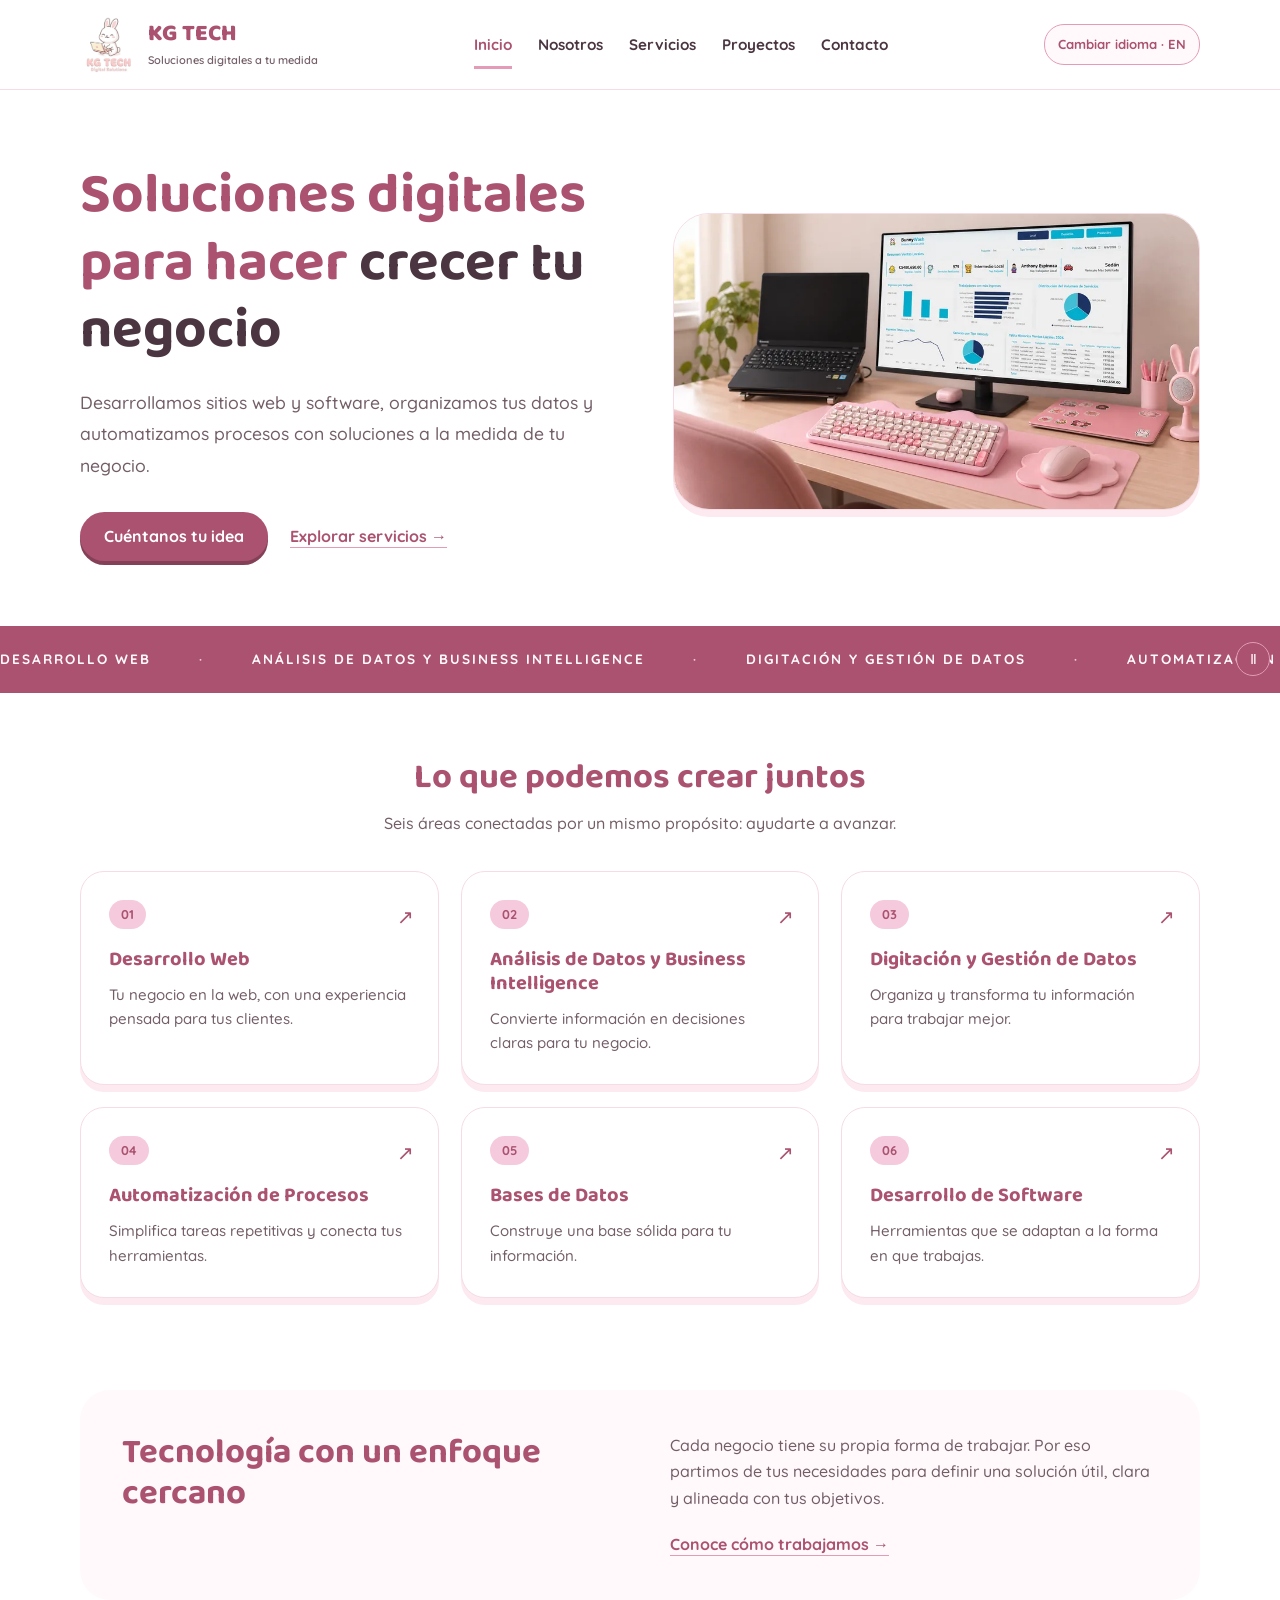
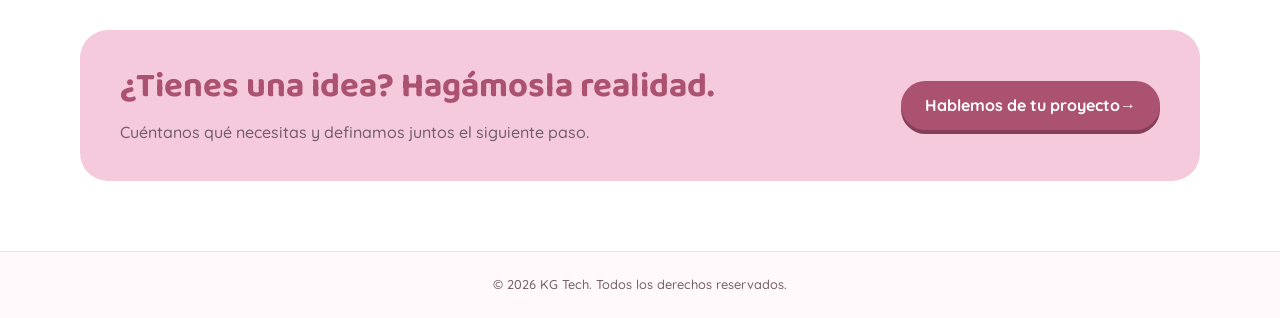
<file: index.html>
<!DOCTYPE html>
<html lang="es"><head><meta charset="UTF-8"><meta name="viewport" content="width=device-width, initial-scale=1.0"><title>Inicio · KG Tech</title><meta name="description" content="Soluciones digitales a tu medida: sitios web, software, datos y automatización con KG Tech."><meta name="theme-color" content="#fff9fb"><link rel="icon" type="image/png" href="logos/kg-tech-logo.png"><link rel="preconnect" href="https://fonts.googleapis.com"><link rel="preconnect" href="https://fonts.gstatic.com" crossorigin><link href="https://fonts.googleapis.com/css2?family=Baloo+2:wght@500;600;700;800&family=Quicksand:wght@400;500;600;700&display=swap" rel="stylesheet"><link rel="stylesheet" href="assets/site.css"><script src="assets/social-links.js" defer></script><script src="assets/site.js" defer></script></head><body><div class="site-launcher" aria-hidden="true"><div class="launcher-runway"><div class="launcher-bunny"></div></div></div><a href="#contenido" class="skip-link" data-es="Saltar al contenido" data-en="Skip to content">Saltar al contenido</a><header class="site-header"><div class="nav-wrap"><a class="logo" href="index.html" aria-label="KG Tech — Inicio"><img src="logos/kg-tech-logo.webp" alt="" width="300" height="355"><span class="logo-copy">KG TECH<small data-es="Soluciones digitales a tu medida" data-en="Digital solutions tailored to you">Soluciones digitales a tu medida</small></span></a><button class="menu-toggle" type="button" aria-controls="main-nav" aria-expanded="false" aria-label="Abrir menú"><span class="menu-bars" aria-hidden="true"><span></span><span></span><span></span></span><span class="menu-label" data-es="Menú" data-en="Menu">Menú</span></button><nav id="main-nav" aria-label="Principal"><ul><li><a href="index.html" aria-current="page" data-es="Inicio" data-en="Home">Inicio</a></li><li><a href="nosotros.html"  data-es="Nosotros" data-en="About">Nosotros</a></li><li><a href="servicios.html"  data-es="Servicios" data-en="Services">Servicios</a></li><li><a href="proyectos.html"  data-es="Proyectos" data-en="Projects">Proyectos</a></li><li><a href="contacto.html"  data-es="Contacto" data-en="Contact">Contacto</a></li></ul></nav><button id="lang-toggle" type="button" aria-label="Cambiar idioma">Cambiar idioma · EN</button></div></header><main id="contenido"><section class="hero"><div class="hero-copy"><h1 data-es="Soluciones digitales para hacer <span>crecer tu negocio</span>" data-en="Digital solutions to help your business <span>grow</span>">Soluciones digitales para hacer <span>crecer tu negocio</span></h1><p class="lead" data-es="Desarrollamos sitios web y software, organizamos tus datos y automatizamos procesos con soluciones a la medida de tu negocio." data-en="We build websites and software, organize your data and automate processes with solutions tailored to your business.">Desarrollamos sitios web y software, organizamos tus datos y automatizamos procesos con soluciones a la medida de tu negocio.</p><div class="hero-actions"><a href="contacto.html" class="btn-primary" data-es="Cuéntanos tu idea" data-en="Tell us your idea">Cuéntanos tu idea</a><a href="servicios.html" class="link-secondary" data-es="Explorar servicios <span class=arrow aria-hidden=true>→</span>" data-en="Explore services <span class=arrow aria-hidden=true>→</span>">Explorar servicios <span class=arrow aria-hidden=true>→</span></a></div></div><div class="hero-visual"><img src="assets/inicio-bunnywash.webp" srcset="assets/inicio-bunnywash-900.webp 900w, assets/inicio-bunnywash.webp 1671w" sizes="(max-width: 760px) 100vw, 50vw" alt="Estación de trabajo en tonos pastel con un dashboard de BunnyWash en el monitor" width="1671" height="941" style="aspect-ratio:1671/941" fetchpriority="high"></div></section>
<div class="services-ticker" role="region" aria-label="Servicios KG Tech"><div class="services-ticker-track"><div class="services-ticker-group"><span data-es="Desarrollo Web" data-en="Web Development">Desarrollo Web</span><span data-es="Análisis de Datos y Business Intelligence" data-en="Data Analysis and Business Intelligence">Análisis de Datos y Business Intelligence</span><span data-es="Digitación y Gestión de Datos" data-en="Data Entry and Data Management">Digitación y Gestión de Datos</span><span data-es="Automatización de Procesos" data-en="Process Automation">Automatización de Procesos</span><span data-es="Bases de Datos" data-en="Databases">Bases de Datos</span><span data-es="Desarrollo de Software" data-en="Software Development">Desarrollo de Software</span></div><div class="services-ticker-group" aria-hidden="true"><span data-es="Desarrollo Web" data-en="Web Development">Desarrollo Web</span><span data-es="Análisis de Datos y Business Intelligence" data-en="Data Analysis and Business Intelligence">Análisis de Datos y Business Intelligence</span><span data-es="Digitación y Gestión de Datos" data-en="Data Entry and Data Management">Digitación y Gestión de Datos</span><span data-es="Automatización de Procesos" data-en="Process Automation">Automatización de Procesos</span><span data-es="Bases de Datos" data-en="Databases">Bases de Datos</span><span data-es="Desarrollo de Software" data-en="Software Development">Desarrollo de Software</span></div></div><button class="ticker-toggle" type="button" aria-label="Pausar carrusel" aria-pressed="false">Ⅱ</button></div><section><div class="section-heading"><h2 data-es="Lo que podemos crear juntos" data-en="What we can build together">Lo que podemos crear juntos</h2><p data-es="Seis áreas conectadas por un mismo propósito: ayudarte a avanzar." data-en="Six areas connected by one purpose: helping you move forward.">Seis áreas conectadas por un mismo propósito: ayudarte a avanzar.</p></div><div class="summary-grid"><a class="summary-card" href="servicios.html#servicio-1"><span class="number">01</span><h3 data-es="Desarrollo Web" data-en="Web Development">Desarrollo Web</h3><p data-es="Tu negocio en la web, con una experiencia pensada para tus clientes." data-en="Bring your business online with an experience designed for your customers.">Tu negocio en la web, con una experiencia pensada para tus clientes.</p><span class="card-arrow" aria-hidden="true">↗</span></a><a class="summary-card" href="servicios.html#servicio-2"><span class="number">02</span><h3 data-es="Análisis de Datos y Business Intelligence" data-en="Data Analysis and Business Intelligence">Análisis de Datos y Business Intelligence</h3><p data-es="Convierte información en decisiones claras para tu negocio." data-en="Turn information into clear business decisions.">Convierte información en decisiones claras para tu negocio.</p><span class="card-arrow" aria-hidden="true">↗</span></a><a class="summary-card" href="servicios.html#servicio-3"><span class="number">03</span><h3 data-es="Digitación y Gestión de Datos" data-en="Data Entry and Data Management">Digitación y Gestión de Datos</h3><p data-es="Organiza y transforma tu información para trabajar mejor." data-en="Organize and transform your information to work better.">Organiza y transforma tu información para trabajar mejor.</p><span class="card-arrow" aria-hidden="true">↗</span></a><a class="summary-card" href="servicios.html#servicio-4"><span class="number">04</span><h3 data-es="Automatización de Procesos" data-en="Process Automation">Automatización de Procesos</h3><p data-es="Simplifica tareas repetitivas y conecta tus herramientas." data-en="Simplify repetitive tasks and connect your tools.">Simplifica tareas repetitivas y conecta tus herramientas.</p><span class="card-arrow" aria-hidden="true">↗</span></a><a class="summary-card" href="servicios.html#servicio-5"><span class="number">05</span><h3 data-es="Bases de Datos" data-en="Databases">Bases de Datos</h3><p data-es="Construye una base sólida para tu información." data-en="Build a solid foundation for your information.">Construye una base sólida para tu información.</p><span class="card-arrow" aria-hidden="true">↗</span></a><a class="summary-card" href="servicios.html#servicio-6"><span class="number">06</span><h3 data-es="Desarrollo de Software" data-en="Software Development">Desarrollo de Software</h3><p data-es="Herramientas que se adaptan a la forma en que trabajas." data-en="Tools that fit the way you work.">Herramientas que se adaptan a la forma en que trabajas.</p><span class="card-arrow" aria-hidden="true">↗</span></a></div></section>
<section class="about-preview"><div><h2 data-es="Tecnología con un enfoque cercano" data-en="Technology with a personal approach">Tecnología con un enfoque cercano</h2></div><div><p data-es="Cada negocio tiene su propia forma de trabajar. Por eso partimos de tus necesidades para definir una solución útil, clara y alineada con tus objetivos." data-en="Every business has its own way of working. That’s why we start with your needs to define a useful, clear solution aligned with your goals.">Cada negocio tiene su propia forma de trabajar. Por eso partimos de tus necesidades para definir una solución útil, clara y alineada con tus objetivos.</p><a href="nosotros.html" class="link-secondary" data-es="Conoce cómo trabajamos <span class=arrow aria-hidden=true>→</span>" data-en="Discover how we work <span class=arrow aria-hidden=true>→</span>">Conoce cómo trabajamos <span class=arrow aria-hidden=true>→</span></a></div></section><section class="cta"><div><h2 data-es="¿Tienes una idea? Hagámosla realidad." data-en="Have an idea? Let’s bring it to life.">¿Tienes una idea? Hagámosla realidad.</h2><p data-es="Cuéntanos qué necesitas y definamos juntos el siguiente paso." data-en="Tell us what you need and let’s define the next step together.">Cuéntanos qué necesitas y definamos juntos el siguiente paso.</p></div><a href="contacto.html" class="btn-primary" data-es="Hablemos de tu proyecto <span class=arrow aria-hidden=true>→</span>" data-en="Let’s discuss your project <span class=arrow aria-hidden=true>→</span>">Hablemos de tu proyecto <span class=arrow aria-hidden=true>→</span></a></section></main><footer class="legal-footer"><p data-es="© 2026 KG Tech. Todos los derechos reservados." data-en="© 2026 KG Tech. All rights reserved.">© 2026 KG Tech. Todos los derechos reservados.</p></footer><button id="back-to-top" type="button" hidden aria-label="Volver arriba"><span aria-hidden="true">↑</span><span data-es="Volver arriba" data-en="Back to top">Volver arriba</span></button></body></html>
</file>
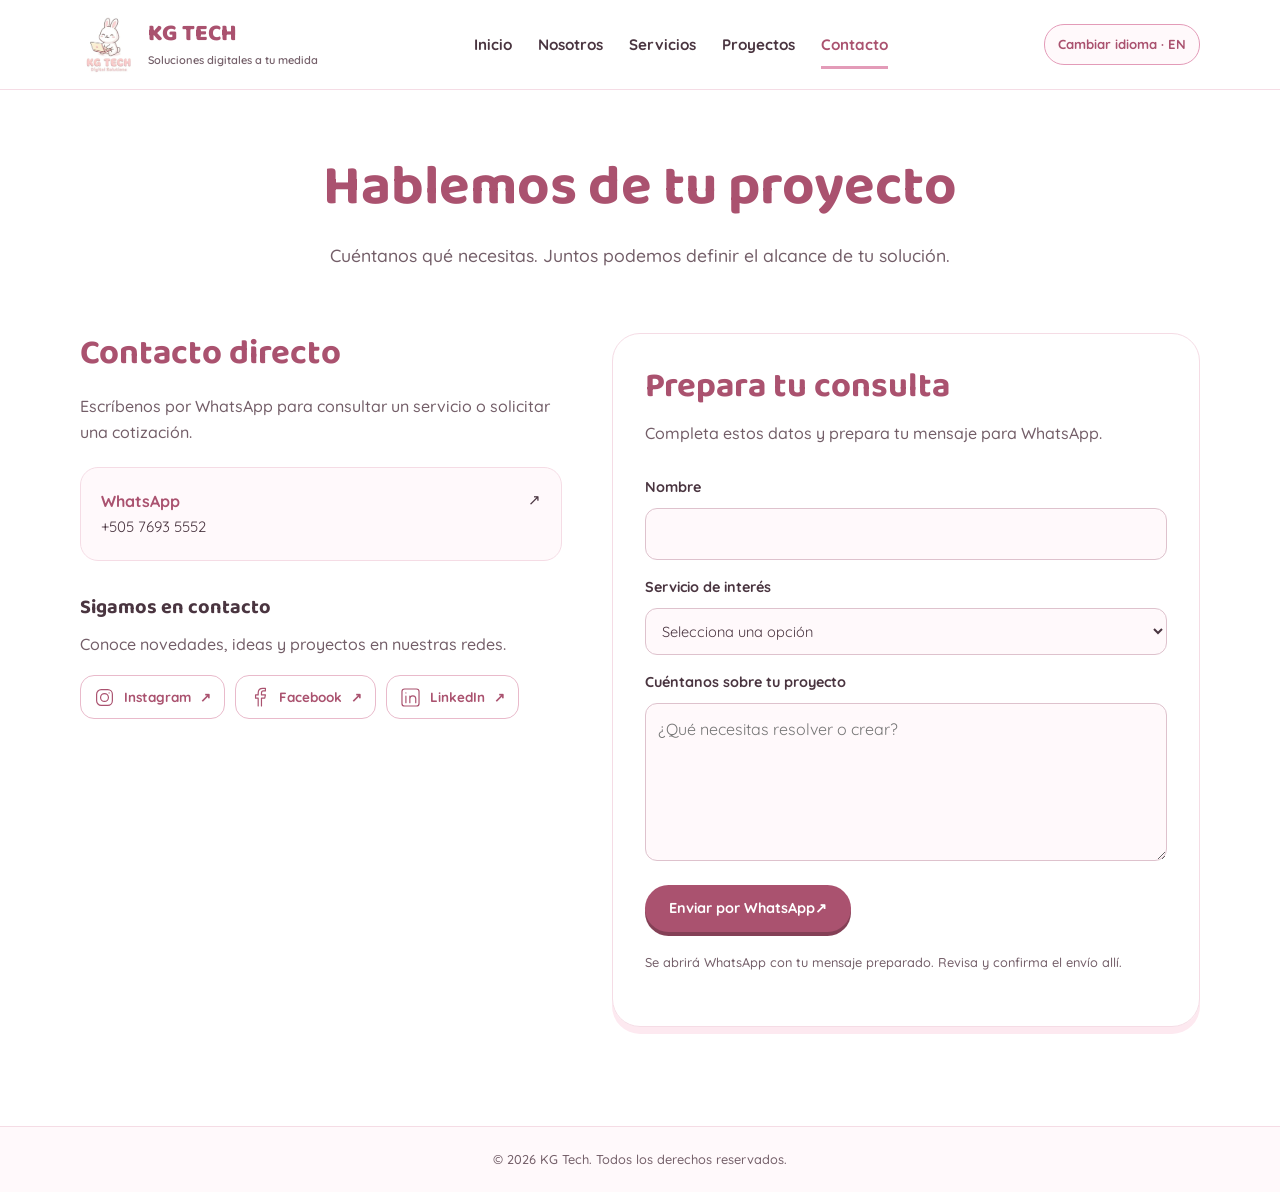
<file: contacto.html>
<!DOCTYPE html>
<html lang="es"><head><meta charset="UTF-8"><meta name="viewport" content="width=device-width, initial-scale=1.0"><title>Contacto · KG Tech</title><meta name="description" content="Consulta y cotiza tu proyecto digital con KG Tech por WhatsApp."><meta name="theme-color" content="#fff9fb"><link rel="icon" type="image/png" href="logos/kg-tech-logo.png"><link rel="preconnect" href="https://fonts.googleapis.com"><link rel="preconnect" href="https://fonts.gstatic.com" crossorigin><link href="https://fonts.googleapis.com/css2?family=Baloo+2:wght@500;600;700;800&family=Quicksand:wght@400;500;600;700&display=swap" rel="stylesheet"><link rel="stylesheet" href="assets/site.css"><script src="assets/social-links.js" defer></script><script src="assets/site.js" defer></script></head><body><a href="#contenido" class="skip-link" data-es="Saltar al contenido" data-en="Skip to content">Saltar al contenido</a><header class="site-header"><div class="nav-wrap"><a class="logo" href="index.html" aria-label="KG Tech — Inicio"><img src="logos/kg-tech-logo.webp" alt="" width="300" height="355"><span class="logo-copy">KG TECH<small data-es="Soluciones digitales a tu medida" data-en="Digital solutions tailored to you">Soluciones digitales a tu medida</small></span></a><button class="menu-toggle" type="button" aria-controls="main-nav" aria-expanded="false" aria-label="Abrir menú"><span class="menu-bars" aria-hidden="true"><span></span><span></span><span></span></span><span class="menu-label" data-es="Menú" data-en="Menu">Menú</span></button><nav id="main-nav" aria-label="Principal"><ul><li><a href="index.html"  data-es="Inicio" data-en="Home">Inicio</a></li><li><a href="nosotros.html"  data-es="Nosotros" data-en="About">Nosotros</a></li><li><a href="servicios.html"  data-es="Servicios" data-en="Services">Servicios</a></li><li><a href="proyectos.html"  data-es="Proyectos" data-en="Projects">Proyectos</a></li><li><a href="contacto.html" aria-current="page" data-es="Contacto" data-en="Contact">Contacto</a></li></ul></nav><button id="lang-toggle" type="button" aria-label="Cambiar idioma">Cambiar idioma · EN</button></div></header><main id="contenido"><section class="page-intro"><h1 data-es="Hablemos de tu proyecto" data-en="Let’s discuss your project">Hablemos de tu proyecto</h1><p class="lead" data-es="Cuéntanos qué necesitas. Juntos podemos definir el alcance de tu solución." data-en="Tell us what you need. Together we can define the scope of your solution.">Cuéntanos qué necesitas. Juntos podemos definir el alcance de tu solución.</p></section>
<section class="contact-layout"><aside class="contact-details"><h2 data-es="Contacto directo" data-en="Direct contact">Contacto directo</h2><p data-es="Escríbenos por WhatsApp para consultar un servicio o solicitar una cotización." data-en="Message us on WhatsApp to ask about a service or request a quote.">Escríbenos por WhatsApp para consultar un servicio o solicitar una cotización.</p><a class="contact-channel" href="https://wa.me/50576935552" target="_blank" rel="noopener noreferrer"><strong>WhatsApp</strong><span>+505 7693 5552</span><span class="channel-arrow" aria-hidden="true">↗</span></a><div class="social-note"><h3 data-es="Sigamos en contacto" data-en="Let’s stay in touch">Sigamos en contacto</h3><p data-es="Conoce novedades, ideas y proyectos en nuestras redes." data-en="Explore updates, ideas and projects on our social media.">Conoce novedades, ideas y proyectos en nuestras redes.</p><div class="social-buttons" aria-label="Redes sociales">
<a class="social-button" data-social="instagram" href="https://www.instagram.com/" target="_blank" rel="noopener noreferrer" aria-label="Instagram"><span class="social-icon" aria-hidden="true"><svg viewBox="0 0 32 32" fill="none" stroke="currentColor" stroke-width="1.8" stroke-linecap="round" stroke-linejoin="round"><rect x="4" y="4" width="24" height="24" rx="7"/><circle cx="16" cy="16" r="6"/><path d="M23 9h.01"/></svg></span><span>Instagram</span><span class="arrow" aria-hidden="true">↗</span></a>
<a class="social-button" data-social="facebook" href="https://www.facebook.com/" target="_blank" rel="noopener noreferrer" aria-label="Facebook"><span class="social-icon" aria-hidden="true"><svg viewBox="0 0 32 32" fill="none" stroke="currentColor" stroke-width="1.8" stroke-linecap="round" stroke-linejoin="round"><path d="M19 29V17h5l1-5h-6V9c0-2 1-3 3-3h3V2h-4c-5 0-7 3-7 7v3h-4v5h4v12"/></svg></span><span>Facebook</span><span class="arrow" aria-hidden="true">↗</span></a>
<a class="social-button" data-social="linkedin" href="https://www.linkedin.com/" target="_blank" rel="noopener noreferrer" aria-label="LinkedIn"><span class="social-icon" aria-hidden="true"><svg viewBox="0 0 32 32" fill="none" stroke="currentColor" stroke-width="1.8" stroke-linecap="round" stroke-linejoin="round"><rect x="3" y="3" width="26" height="26" rx="4"/><path d="M9 14v10m0-15h.01M15 24V14m0 4c0-6 9-6 9 0v6"/></svg></span><span>LinkedIn</span><span class="arrow" aria-hidden="true">↗</span></a>
</div></div></aside><div class="contact-form-wrap"><h2 data-es="Prepara tu consulta" data-en="Prepare your inquiry">Prepara tu consulta</h2><p data-es="Completa estos datos y prepara tu mensaje para WhatsApp." data-en="Fill in these details and prepare your WhatsApp message.">Completa estos datos y prepara tu mensaje para WhatsApp.</p><form id="contact-form"><label for="name" data-es="Nombre" data-en="Name">Nombre</label><input id="name" name="name" autocomplete="name" required maxlength="120"><label for="service" data-es="Servicio de interés" data-en="Service of interest">Servicio de interés</label><select id="service" name="service"><option value="" data-es="Selecciona una opción" data-en="Select an option">Selecciona una opción</option><option value="1" data-es="Desarrollo Web" data-en="Web Development">Desarrollo Web</option><option value="2" data-es="Análisis de Datos y Business Intelligence" data-en="Data Analysis and Business Intelligence">Análisis de Datos y Business Intelligence</option><option value="3" data-es="Digitación y Gestión de Datos" data-en="Data Entry and Data Management">Digitación y Gestión de Datos</option><option value="4" data-es="Automatización de Procesos" data-en="Process Automation">Automatización de Procesos</option><option value="5" data-es="Bases de Datos" data-en="Databases">Bases de Datos</option><option value="6" data-es="Desarrollo de Software" data-en="Software Development">Desarrollo de Software</option><option value="integral" data-es="Proyecto integral / varias áreas" data-en="Complete project / several areas">Proyecto integral / varias áreas</option></select><label for="message" data-es="Cuéntanos sobre tu proyecto" data-en="Tell us about your project">Cuéntanos sobre tu proyecto</label><textarea id="message" name="message" rows="5" required minlength="10" maxlength="5000" data-es-placeholder="¿Qué necesitas resolver o crear?" data-en-placeholder="What do you need to solve or create?" placeholder="¿Qué necesitas resolver o crear?"></textarea><div class="form-actions"><button type="submit" class="btn-primary" data-es="Enviar por WhatsApp <span class=arrow aria-hidden=true>↗</span>" data-en="Send via WhatsApp <span class=arrow aria-hidden=true>↗</span>">Enviar por WhatsApp <span class=arrow aria-hidden=true>↗</span></button></div><p class="form-note" data-es="Se abrirá WhatsApp con tu mensaje preparado. Revisa y confirma el envío allí." data-en="WhatsApp will open with your prepared message. Review and confirm sending there.">Se abrirá WhatsApp con tu mensaje preparado. Revisa y confirma el envío allí.</p><p id="form-status" role="status" aria-live="polite"></p></form></div></section></main><footer class="legal-footer"><p data-es="© 2026 KG Tech. Todos los derechos reservados." data-en="© 2026 KG Tech. All rights reserved.">© 2026 KG Tech. Todos los derechos reservados.</p></footer><button id="back-to-top" type="button" hidden aria-label="Volver arriba"><span aria-hidden="true">↑</span><span data-es="Volver arriba" data-en="Back to top">Volver arriba</span></button></body></html>
</file>
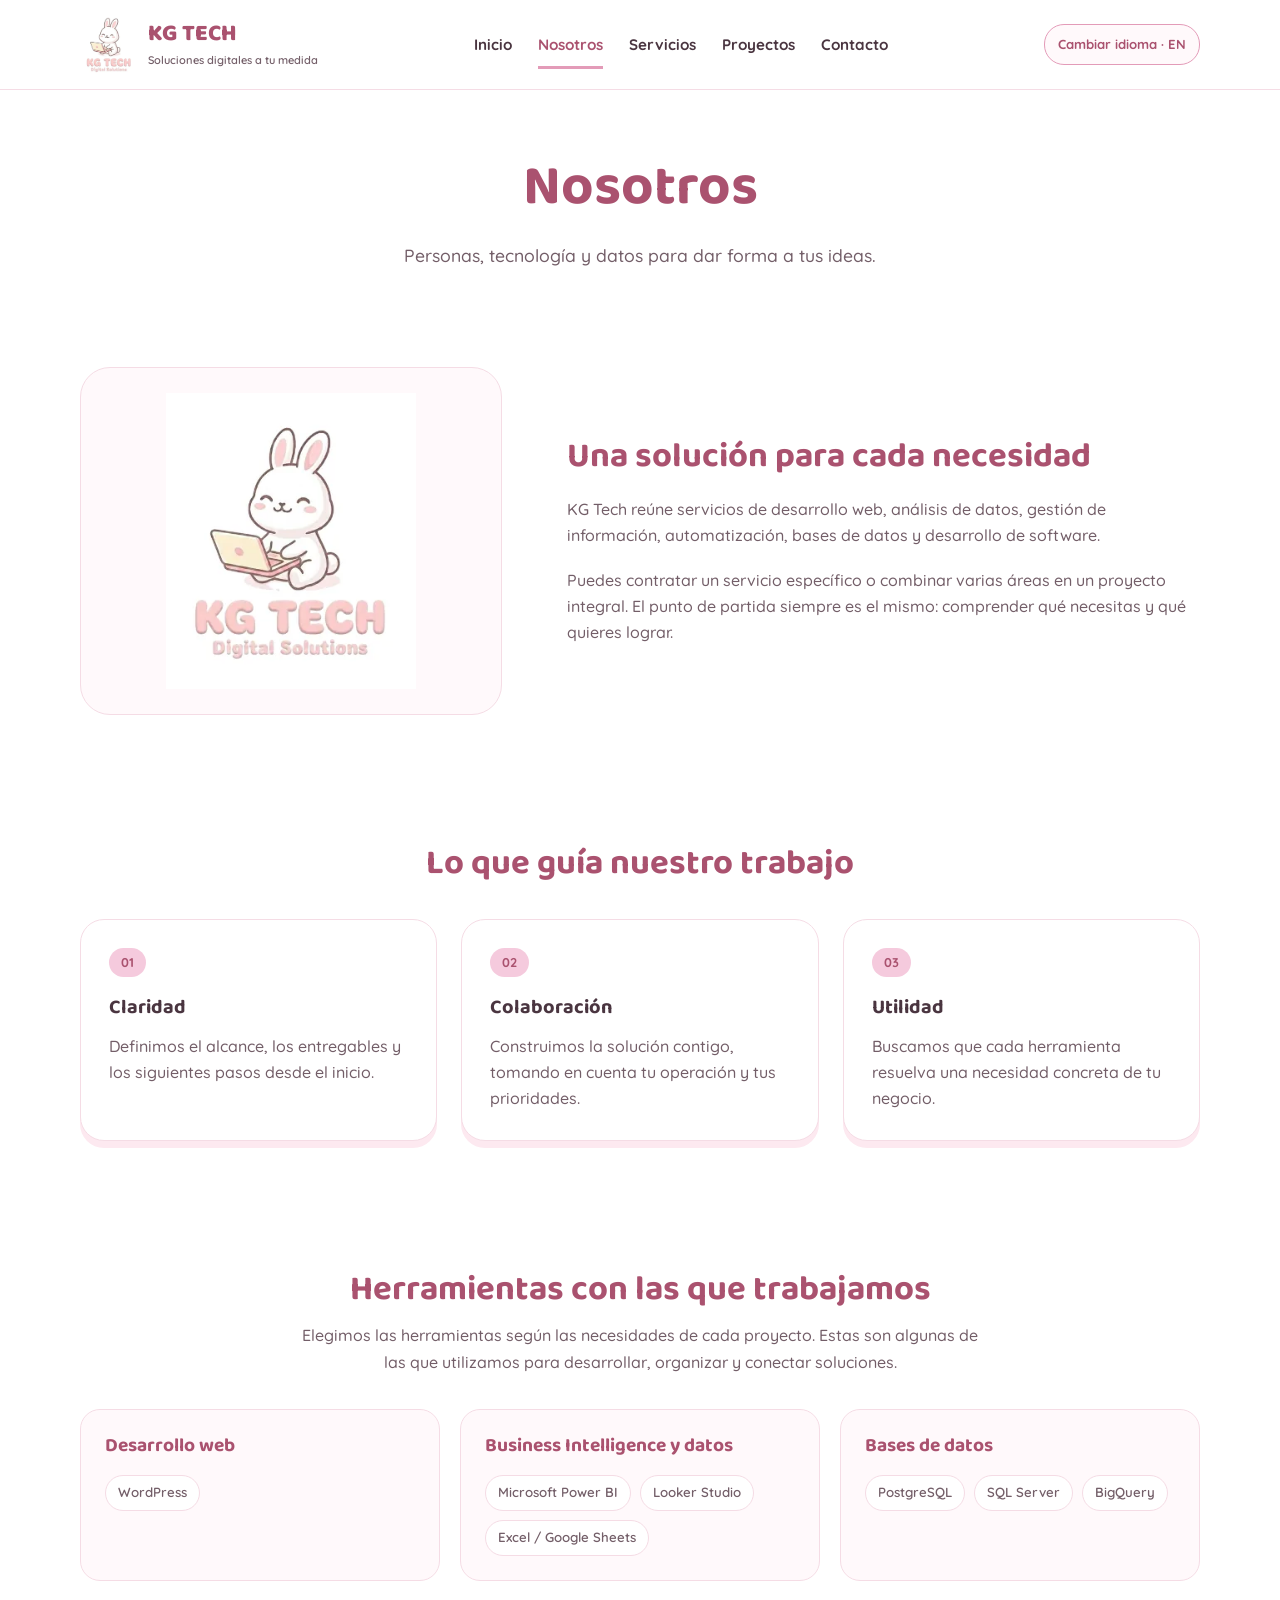
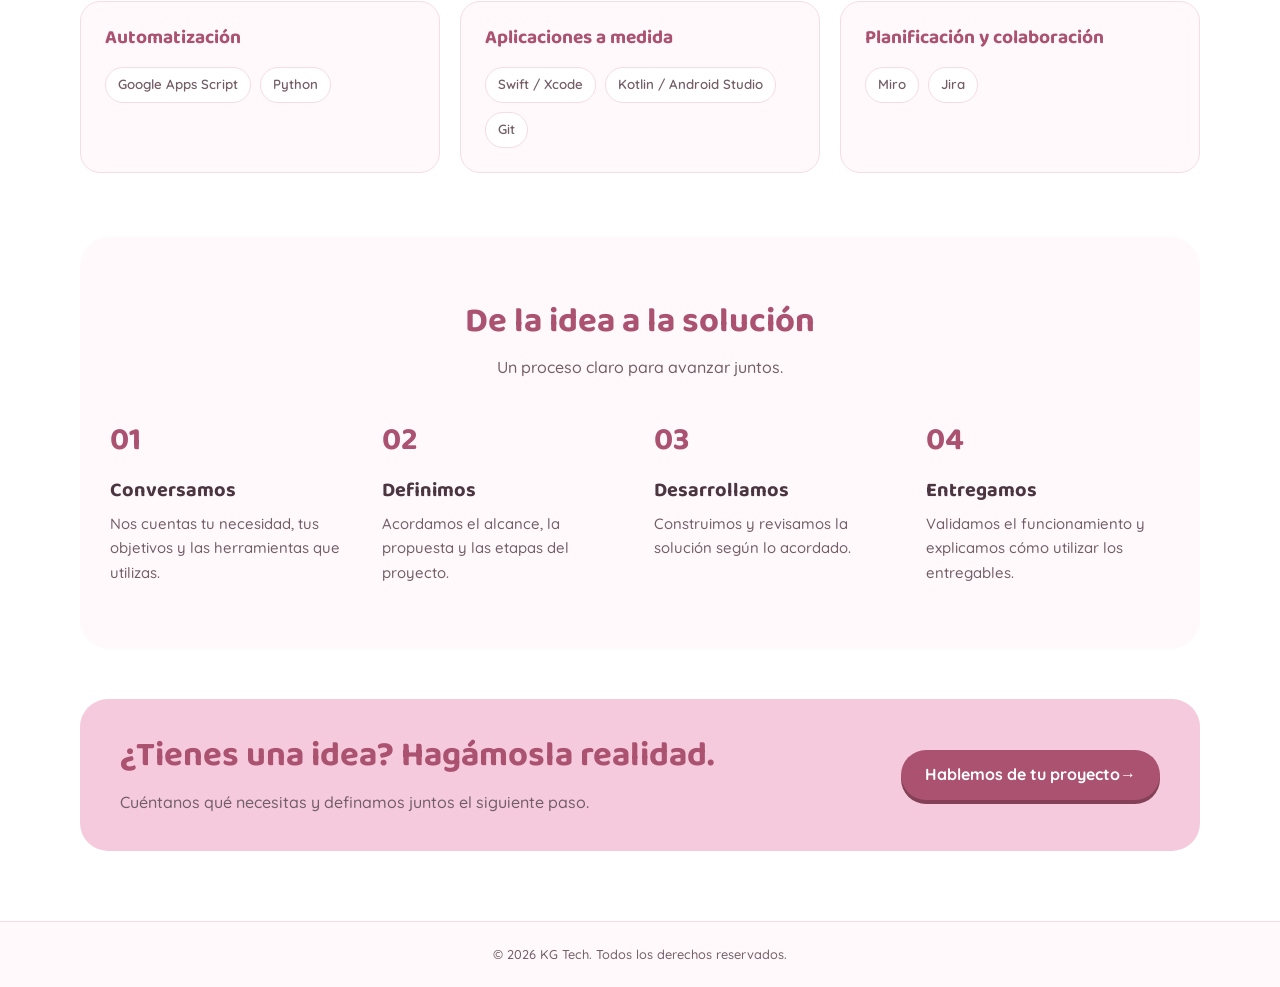
<file: nosotros.html>
<!DOCTYPE html>
<html lang="es"><head><meta charset="UTF-8"><meta name="viewport" content="width=device-width, initial-scale=1.0"><title>Nosotros · KG Tech</title><meta name="description" content="Conoce el enfoque y proceso de trabajo de KG Tech."><meta name="theme-color" content="#fff9fb"><link rel="icon" type="image/png" href="logos/kg-tech-logo.png"><link rel="preconnect" href="https://fonts.googleapis.com"><link rel="preconnect" href="https://fonts.gstatic.com" crossorigin><link href="https://fonts.googleapis.com/css2?family=Baloo+2:wght@500;600;700;800&family=Quicksand:wght@400;500;600;700&display=swap" rel="stylesheet"><link rel="stylesheet" href="assets/site.css"><script src="assets/social-links.js" defer></script><script src="assets/site.js" defer></script></head><body><a href="#contenido" class="skip-link" data-es="Saltar al contenido" data-en="Skip to content">Saltar al contenido</a><header class="site-header"><div class="nav-wrap"><a class="logo" href="index.html" aria-label="KG Tech — Inicio"><img src="logos/kg-tech-logo.webp" alt="" width="300" height="355"><span class="logo-copy">KG TECH<small data-es="Soluciones digitales a tu medida" data-en="Digital solutions tailored to you">Soluciones digitales a tu medida</small></span></a><button class="menu-toggle" type="button" aria-controls="main-nav" aria-expanded="false" aria-label="Abrir menú"><span class="menu-bars" aria-hidden="true"><span></span><span></span><span></span></span><span class="menu-label" data-es="Menú" data-en="Menu">Menú</span></button><nav id="main-nav" aria-label="Principal"><ul><li><a href="index.html"  data-es="Inicio" data-en="Home">Inicio</a></li><li><a href="nosotros.html" aria-current="page" data-es="Nosotros" data-en="About">Nosotros</a></li><li><a href="servicios.html"  data-es="Servicios" data-en="Services">Servicios</a></li><li><a href="proyectos.html"  data-es="Proyectos" data-en="Projects">Proyectos</a></li><li><a href="contacto.html"  data-es="Contacto" data-en="Contact">Contacto</a></li></ul></nav><button id="lang-toggle" type="button" aria-label="Cambiar idioma">Cambiar idioma · EN</button></div></header><main id="contenido"><section class="page-intro"><h1 data-es="Nosotros" data-en="About us">Nosotros</h1><p class="lead" data-es="Personas, tecnología y datos para dar forma a tus ideas." data-en="People, technology and data to bring your ideas to life.">Personas, tecnología y datos para dar forma a tus ideas.</p></section>
<section class="split"><div class="brand-panel"><img src="logos/kg-tech-logo.webp" alt="Logo original de KG Tech" width="300" height="355"></div><div><h2 data-es="Una solución para cada necesidad" data-en="A solution for every need">Una solución para cada necesidad</h2><p data-es="KG Tech reúne servicios de desarrollo web, análisis de datos, gestión de información, automatización, bases de datos y desarrollo de software." data-en="KG Tech brings together web development, data analysis, information management, automation, databases and software development.">KG Tech reúne servicios de desarrollo web, análisis de datos, gestión de información, automatización, bases de datos y desarrollo de software.</p><p data-es="Puedes contratar un servicio específico o combinar varias áreas en un proyecto integral. El punto de partida siempre es el mismo: comprender qué necesitas y qué quieres lograr." data-en="You can choose a specific service or combine several areas in one complete project. The starting point is always the same: understanding what you need and what you want to achieve.">Puedes contratar un servicio específico o combinar varias áreas en un proyecto integral. El punto de partida siempre es el mismo: comprender qué necesitas y qué quieres lograr.</p></div></section>
<section><div class="section-heading"><h2 data-es="Lo que guía nuestro trabajo" data-en="What guides our work">Lo que guía nuestro trabajo</h2></div><div class="three-grid"><article class="info-card"><span class="number">01</span><h3 data-es="Claridad" data-en="Clarity">Claridad</h3><p data-es="Definimos el alcance, los entregables y los siguientes pasos desde el inicio." data-en="We define scope, deliverables and next steps from the beginning.">Definimos el alcance, los entregables y los siguientes pasos desde el inicio.</p></article><article class="info-card"><span class="number">02</span><h3 data-es="Colaboración" data-en="Collaboration">Colaboración</h3><p data-es="Construimos la solución contigo, tomando en cuenta tu operación y tus prioridades." data-en="We build your solution with you, taking your operation and priorities into account.">Construimos la solución contigo, tomando en cuenta tu operación y tus prioridades.</p></article><article class="info-card"><span class="number">03</span><h3 data-es="Utilidad" data-en="Usefulness">Utilidad</h3><p data-es="Buscamos que cada herramienta resuelva una necesidad concreta de tu negocio." data-en="We aim for each tool to solve a specific business need.">Buscamos que cada herramienta resuelva una necesidad concreta de tu negocio.</p></article></div></section>
<section id="herramientas" class="tools-section"><div class="section-heading"><h2 data-es="Herramientas con las que trabajamos" data-en="Tools we work with">Herramientas con las que trabajamos</h2><p data-es="Elegimos las herramientas según las necesidades de cada proyecto. Estas son algunas de las que utilizamos para desarrollar, organizar y conectar soluciones." data-en="We choose tools according to each project’s needs. These are some of the tools we use to build, organize and connect solutions.">Elegimos las herramientas según las necesidades de cada proyecto. Estas son algunas de las que utilizamos para desarrollar, organizar y conectar soluciones.</p></div><div class="tools-grid"><article class="tool-group"><h3 data-es="Desarrollo web" data-en="Web development">Desarrollo web</h3><ul class="tool-chips"><li>WordPress</li></ul></article><article class="tool-group"><h3 data-es="Business Intelligence y datos" data-en="Business Intelligence and data">Business Intelligence y datos</h3><ul class="tool-chips"><li>Microsoft Power BI</li><li>Looker Studio</li><li>Excel / Google Sheets</li></ul></article><article class="tool-group"><h3 data-es="Bases de datos" data-en="Databases">Bases de datos</h3><ul class="tool-chips"><li>PostgreSQL</li><li>SQL Server</li><li>BigQuery</li></ul></article><article class="tool-group"><h3 data-es="Automatización" data-en="Automation">Automatización</h3><ul class="tool-chips"><li>Google Apps Script</li><li>Python</li></ul></article><article class="tool-group"><h3 data-es="Aplicaciones a medida" data-en="Custom applications">Aplicaciones a medida</h3><ul class="tool-chips"><li>Swift / Xcode</li><li>Kotlin / Android Studio</li><li>Git</li></ul></article><article class="tool-group"><h3 data-es="Planificación y colaboración" data-en="Planning and collaboration">Planificación y colaboración</h3><ul class="tool-chips"><li>Miro</li><li>Jira</li></ul></article></div></section><section class="process-section"><div class="section-heading"><h2 data-es="De la idea a la solución" data-en="From idea to solution">De la idea a la solución</h2><p data-es="Un proceso claro para avanzar juntos." data-en="A clear process to move forward together.">Un proceso claro para avanzar juntos.</p></div><ol class="process-list"><li><h3 data-es="Conversamos" data-en="We talk">Conversamos</h3><p data-es="Nos cuentas tu necesidad, tus objetivos y las herramientas que utilizas." data-en="Tell us about your needs, goals and the tools you use.">Nos cuentas tu necesidad, tus objetivos y las herramientas que utilizas.</p></li><li><h3 data-es="Definimos" data-en="We define">Definimos</h3><p data-es="Acordamos el alcance, la propuesta y las etapas del proyecto." data-en="We agree on the scope, proposal and project stages.">Acordamos el alcance, la propuesta y las etapas del proyecto.</p></li><li><h3 data-es="Desarrollamos" data-en="We build">Desarrollamos</h3><p data-es="Construimos y revisamos la solución según lo acordado." data-en="We build and review the solution according to the agreed plan.">Construimos y revisamos la solución según lo acordado.</p></li><li><h3 data-es="Entregamos" data-en="We deliver">Entregamos</h3><p data-es="Validamos el funcionamiento y explicamos cómo utilizar los entregables." data-en="We validate functionality and explain how to use the deliverables.">Validamos el funcionamiento y explicamos cómo utilizar los entregables.</p></li></ol></section><section class="cta"><div><h2 data-es="¿Tienes una idea? Hagámosla realidad." data-en="Have an idea? Let’s bring it to life.">¿Tienes una idea? Hagámosla realidad.</h2><p data-es="Cuéntanos qué necesitas y definamos juntos el siguiente paso." data-en="Tell us what you need and let’s define the next step together.">Cuéntanos qué necesitas y definamos juntos el siguiente paso.</p></div><a href="contacto.html" class="btn-primary" data-es="Hablemos de tu proyecto <span class=arrow aria-hidden=true>→</span>" data-en="Let’s discuss your project <span class=arrow aria-hidden=true>→</span>">Hablemos de tu proyecto <span class=arrow aria-hidden=true>→</span></a></section></main><footer class="legal-footer"><p data-es="© 2026 KG Tech. Todos los derechos reservados." data-en="© 2026 KG Tech. All rights reserved.">© 2026 KG Tech. Todos los derechos reservados.</p></footer><button id="back-to-top" type="button" hidden aria-label="Volver arriba"><span aria-hidden="true">↑</span><span data-es="Volver arriba" data-en="Back to top">Volver arriba</span></button></body></html>
</file>
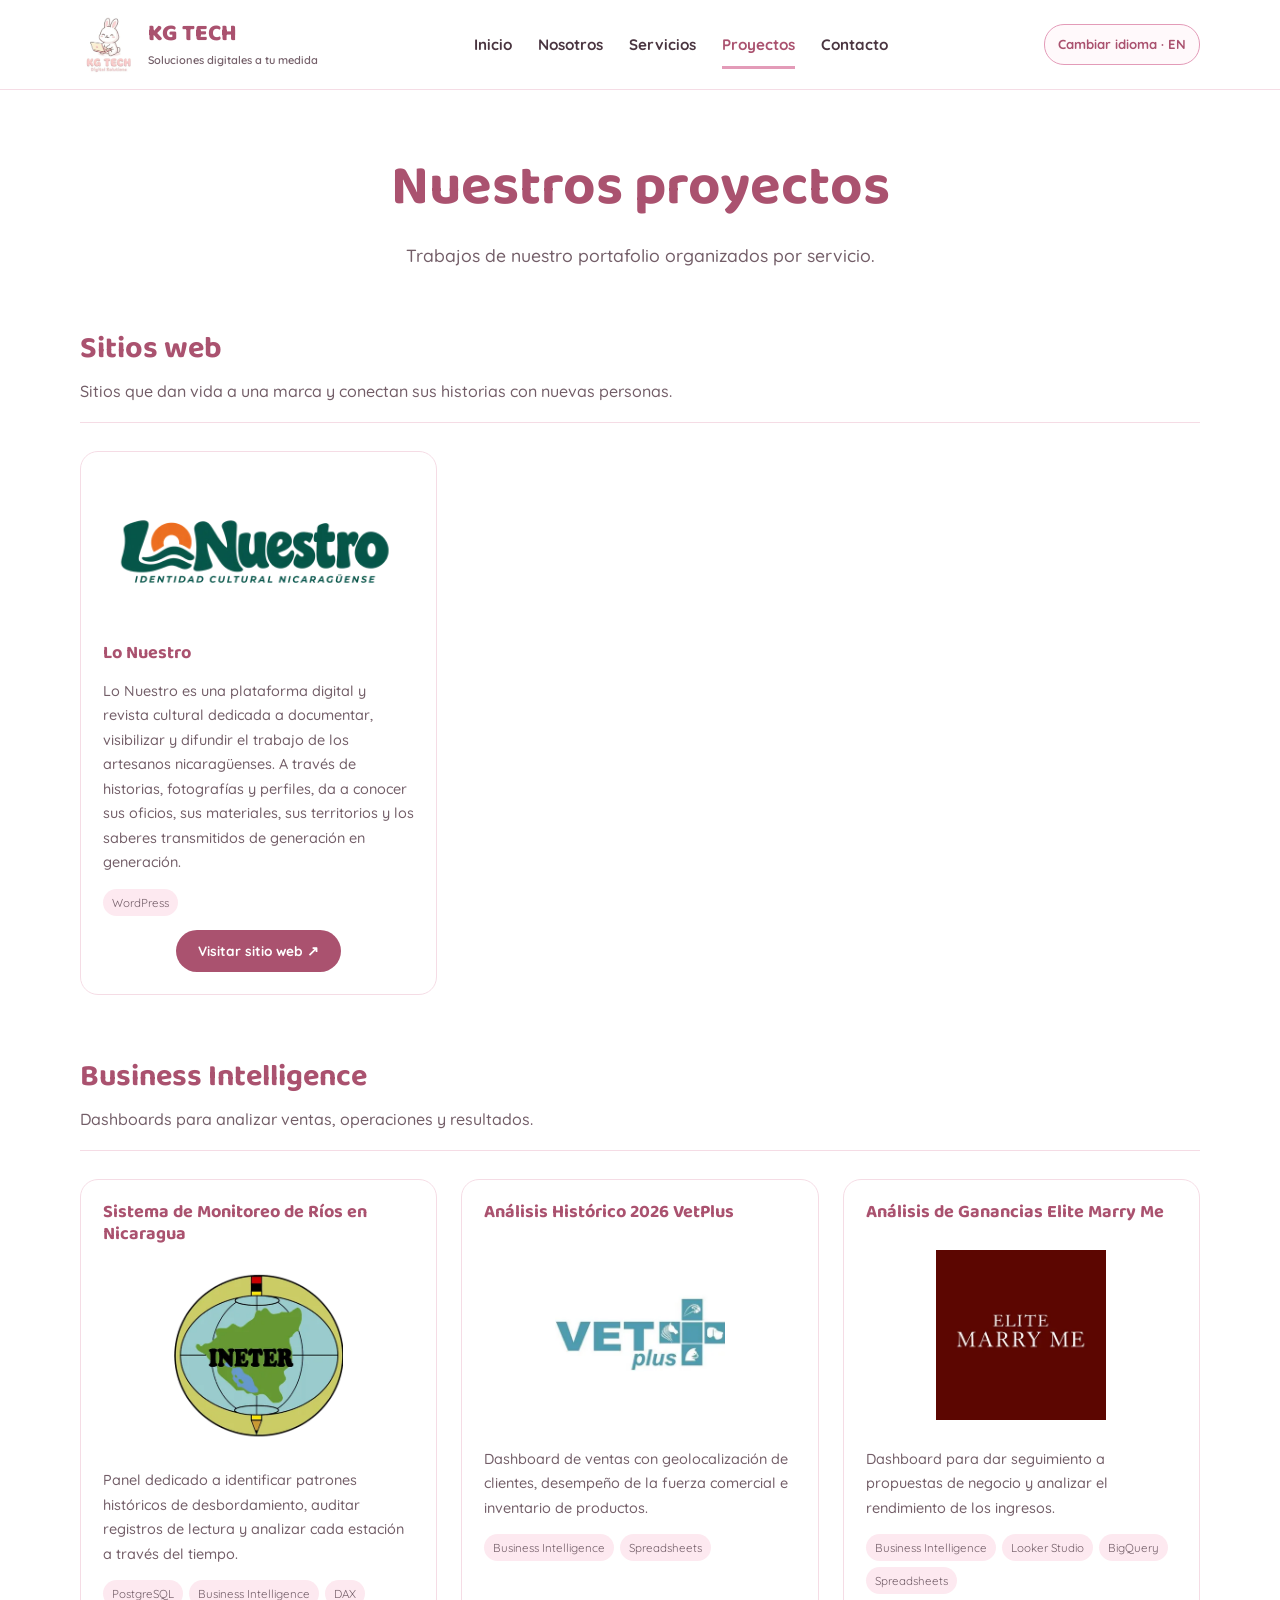
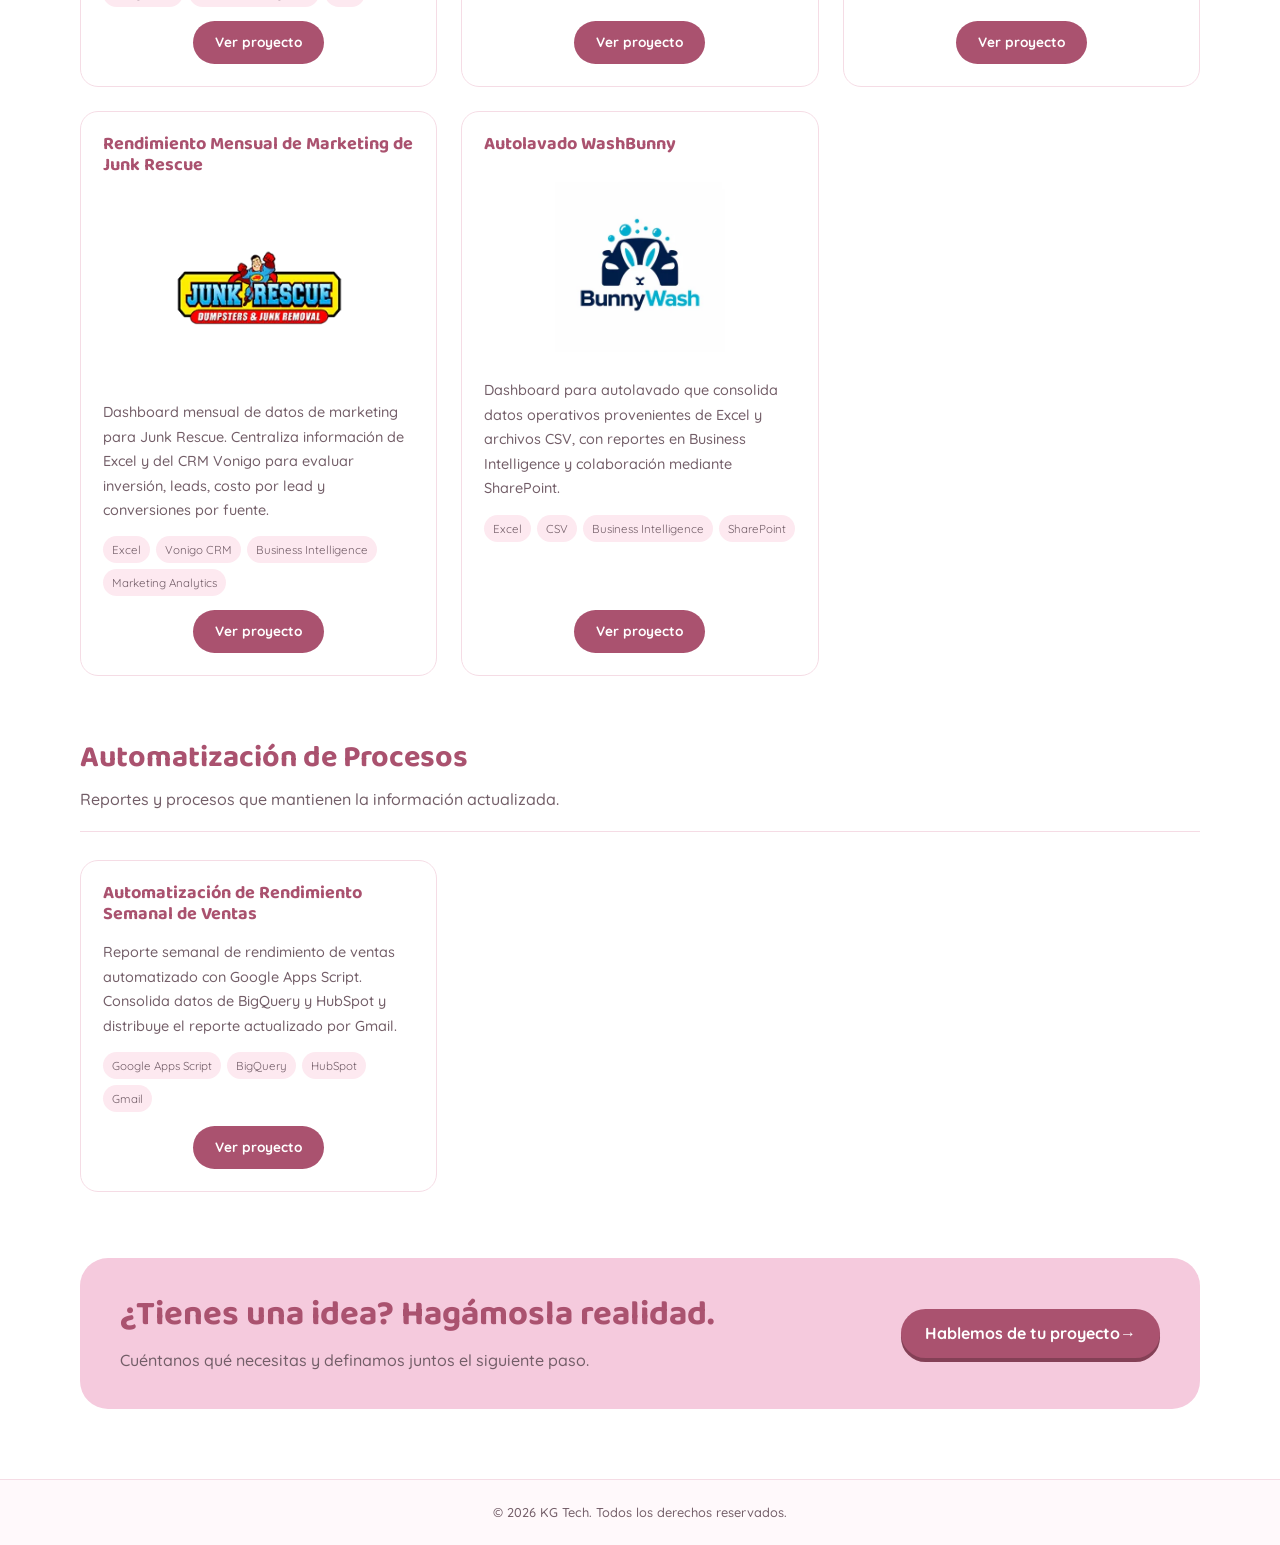
<file: proyectos.html>
<!DOCTYPE html>
<html lang="es"><head><meta charset="UTF-8"><meta name="viewport" content="width=device-width, initial-scale=1.0"><title>Proyectos · KG Tech</title><meta name="description" content="Conoce los trabajos del portafolio de KG Tech: dashboards, aplicaciones, automatización y más."><meta name="theme-color" content="#fff9fb"><link rel="icon" type="image/png" href="logos/kg-tech-logo.png"><link rel="preconnect" href="https://fonts.googleapis.com"><link rel="preconnect" href="https://fonts.gstatic.com" crossorigin><link href="https://fonts.googleapis.com/css2?family=Baloo+2:wght@500;600;700;800&family=Quicksand:wght@400;500;600;700&display=swap" rel="stylesheet"><link rel="stylesheet" href="assets/site.css"><script src="assets/social-links.js" defer></script><script src="assets/site.js" defer></script><script src="assets/projects.js" defer></script></head><body><a href="#contenido" class="skip-link" data-es="Saltar al contenido" data-en="Skip to content">Saltar al contenido</a><header class="site-header"><div class="nav-wrap"><a class="logo" href="index.html" aria-label="KG Tech — Inicio"><img src="logos/kg-tech-logo.webp" alt="" width="300" height="355"><span class="logo-copy">KG TECH<small data-es="Soluciones digitales a tu medida" data-en="Digital solutions tailored to you">Soluciones digitales a tu medida</small></span></a><button class="menu-toggle" type="button" aria-controls="main-nav" aria-expanded="false" aria-label="Abrir menú"><span class="menu-bars" aria-hidden="true"><span></span><span></span><span></span></span><span class="menu-label" data-es="Menú" data-en="Menu">Menú</span></button><nav id="main-nav" aria-label="Principal"><ul><li><a href="index.html"  data-es="Inicio" data-en="Home">Inicio</a></li><li><a href="nosotros.html"  data-es="Nosotros" data-en="About">Nosotros</a></li><li><a href="servicios.html"  data-es="Servicios" data-en="Services">Servicios</a></li><li><a href="proyectos.html" aria-current="page" data-es="Proyectos" data-en="Projects">Proyectos</a></li><li><a href="contacto.html"  data-es="Contacto" data-en="Contact">Contacto</a></li></ul></nav><button id="lang-toggle" type="button" aria-label="Cambiar idioma">Cambiar idioma · EN</button></div></header><main id="contenido"><section class="page-intro"><h1 data-es="Nuestros proyectos" data-en="Our projects">Nuestros proyectos</h1><p class="lead" data-es="Trabajos de nuestro portafolio organizados por servicio." data-en="Work from our portfolio organized by service.">Trabajos de nuestro portafolio organizados por servicio.</p></section><section class="projects-section project-service-group" aria-labelledby="website-projects"><div class="project-group-heading"><h2 id="website-projects" data-es="Sitios web" data-en="Websites">Sitios web</h2><p data-es="Sitios que dan vida a una marca y conectan sus historias con nuevas personas." data-en="Websites that bring brands to life and connect their stories with new audiences.">Sitios que dan vida a una marca y conectan sus historias con nuevas personas.</p></div><div class="proj-grid"><article class="proj-card website-project"><div class="client-icon"><img class="website-client-logo" src="assets/projects/lo-nuestro-logo.webp" alt="Lo Nuestro · Identidad cultural nicaragüense" width="867" height="237" loading="lazy"></div><h3>Lo Nuestro</h3><p data-es="Lo Nuestro es una plataforma digital y revista cultural dedicada a documentar, visibilizar y difundir el trabajo de los artesanos nicaragüenses. A través de historias, fotografías y perfiles, da a conocer sus oficios, sus materiales, sus territorios y los saberes transmitidos de generación en generación." data-en="Lo Nuestro is a digital platform and cultural magazine dedicated to documenting, showcasing and sharing the work of Nicaraguan artisans. Through stories, photographs and profiles, it shares their crafts, materials, territories and knowledge passed down from generation to generation.">Lo Nuestro es una plataforma digital y revista cultural dedicada a documentar, visibilizar y difundir el trabajo de los artesanos nicaragüenses. A través de historias, fotografías y perfiles, da a conocer sus oficios, sus materiales, sus territorios y los saberes transmitidos de generación en generación.</p><div class="proj-stack"><span>WordPress</span></div><a class="proj-btn" href="https://lonuestronic.com/" target="_blank" rel="noopener noreferrer" data-es="Visitar sitio web <span class=arrow aria-hidden=true>↗</span>" data-en="Visit website <span class=arrow aria-hidden=true>↗</span>">Visitar sitio web <span class=arrow aria-hidden=true>↗</span></a></article></div></section><section class="projects-section project-service-group"><div class="project-group-heading"><h2>Business Intelligence</h2><p data-es="Dashboards para analizar ventas, operaciones y resultados." data-en="Dashboards to analyze sales, operations and results.">Dashboards para analizar ventas, operaciones y resultados.</p></div><div class="proj-grid"><article class="proj-card"><h3 data-es="Sistema de Monitoreo de Ríos en Nicaragua" data-en="River Monitoring System in Nicaragua">Sistema de Monitoreo de Ríos en Nicaragua</h3><div class="client-icon"><img class="client-logo" src="assets/projects/ineter-logo.webp" alt="Sistema de Monitoreo de Ríos en Nicaragua" loading="lazy" width="180" height="180"></div><p data-es="Panel dedicado a identificar patrones históricos de desbordamiento, auditar registros de lectura y analizar cada estación a través del tiempo." data-en="Dashboard for identifying historical overflow patterns, auditing reading records and analyzing each station over time.">Panel dedicado a identificar patrones históricos de desbordamiento, auditar registros de lectura y analizar cada estación a través del tiempo.</p><div class="proj-stack"><span>PostgreSQL</span><span>Business Intelligence</span><span>DAX</span></div><button class="proj-btn" type="button" data-project-index="0" data-es="Ver proyecto" data-en="View project">Ver proyecto</button></article><article class="proj-card"><h3 data-es="Análisis Histórico 2026 VetPlus" data-en="VetPlus 2026 Historical Analysis">Análisis Histórico 2026 VetPlus</h3><div class="client-icon"><img class="client-logo" src="assets/projects/vetplus-logo.webp" alt="Análisis Histórico 2026 VetPlus" loading="lazy" width="180" height="180"></div><p data-es="Dashboard de ventas con geolocalización de clientes, desempeño de la fuerza comercial e inventario de productos." data-en="Sales dashboard covering customer geolocation, sales force performance and product inventory.">Dashboard de ventas con geolocalización de clientes, desempeño de la fuerza comercial e inventario de productos.</p><div class="proj-stack"><span>Business Intelligence</span><span>Spreadsheets</span></div><button class="proj-btn" type="button" data-project-index="1" data-es="Ver proyecto" data-en="View project">Ver proyecto</button></article><article class="proj-card"><h3 data-es="Análisis de Ganancias Elite Marry Me" data-en="Elite Marry Me Profit Analysis">Análisis de Ganancias Elite Marry Me</h3><div class="client-icon"><img class="client-logo" src="assets/projects/marry-me-logo.webp" alt="Análisis de Ganancias Elite Marry Me" loading="lazy" width="180" height="180"></div><p data-es="Dashboard para dar seguimiento a propuestas de negocio y analizar el rendimiento de los ingresos." data-en="Dashboard for tracking business proposals and analyzing revenue performance.">Dashboard para dar seguimiento a propuestas de negocio y analizar el rendimiento de los ingresos.</p><div class="proj-stack"><span>Business Intelligence</span><span>Looker Studio</span><span>BigQuery</span><span>Spreadsheets</span></div><button class="proj-btn" type="button" data-project-index="2" data-es="Ver proyecto" data-en="View project">Ver proyecto</button></article><article class="proj-card"><h3 data-es="Rendimiento Mensual de Marketing de Junk Rescue" data-en="Junk Rescue Monthly Marketing Performance">Rendimiento Mensual de Marketing de Junk Rescue</h3><div class="client-icon"><img class="client-logo" src="assets/projects/junk-rescue-logo.webp" alt="Rendimiento Mensual de Marketing de Junk Rescue" loading="lazy" width="180" height="180"></div><p data-es="Dashboard mensual de datos de marketing para Junk Rescue. Centraliza información de Excel y del CRM Vonigo para evaluar inversión, leads, costo por lead y conversiones por fuente." data-en="Monthly marketing data dashboard for Junk Rescue. It centralizes Excel and Vonigo CRM data to evaluate spend, leads, cost per lead and conversions by source.">Dashboard mensual de datos de marketing para Junk Rescue. Centraliza información de Excel y del CRM Vonigo para evaluar inversión, leads, costo por lead y conversiones por fuente.</p><div class="proj-stack"><span>Excel</span><span>Vonigo CRM</span><span>Business Intelligence</span><span>Marketing Analytics</span></div><button class="proj-btn" type="button" data-project-index="3" data-es="Ver proyecto" data-en="View project">Ver proyecto</button></article><article class="proj-card"><h3 data-es="Autolavado WashBunny" data-en="WashBunny Car Wash">Autolavado WashBunny</h3><div class="client-icon"><img class="client-logo" src="assets/projects/washbunny-logo.webp" alt="Autolavado WashBunny" loading="lazy" width="180" height="180"></div><p data-es="Dashboard para autolavado que consolida datos operativos provenientes de Excel y archivos CSV, con reportes en Business Intelligence y colaboración mediante SharePoint." data-en="Car wash dashboard that consolidates operational data from Excel and CSV files, with Business Intelligence reporting and SharePoint-based collaboration.">Dashboard para autolavado que consolida datos operativos provenientes de Excel y archivos CSV, con reportes en Business Intelligence y colaboración mediante SharePoint.</p><div class="proj-stack"><span>Excel</span><span>CSV</span><span>Business Intelligence</span><span>SharePoint</span></div><button class="proj-btn" type="button" data-project-index="4" data-es="Ver proyecto" data-en="View project">Ver proyecto</button></article></div></section><section class="projects-section project-service-group"><div class="project-group-heading"><h2 data-es="Automatización de Procesos" data-en="Process Automation">Automatización de Procesos</h2><p data-es="Reportes y procesos que mantienen la información actualizada." data-en="Reports and processes that keep information up to date.">Reportes y procesos que mantienen la información actualizada.</p></div><div class="proj-grid"><article class="proj-card"><h3 data-es="Automatización de Rendimiento Semanal de Ventas" data-en="Weekly Sales Performance Automation">Automatización de Rendimiento Semanal de Ventas</h3><p data-es="Reporte semanal de rendimiento de ventas automatizado con Google Apps Script. Consolida datos de BigQuery y HubSpot y distribuye el reporte actualizado por Gmail." data-en="Weekly sales performance report automated with Google Apps Script. It consolidates data from BigQuery and HubSpot and distributes the updated report through Gmail.">Reporte semanal de rendimiento de ventas automatizado con Google Apps Script. Consolida datos de BigQuery y HubSpot y distribuye el reporte actualizado por Gmail.</p><div class="proj-stack"><span>Google Apps Script</span><span>BigQuery</span><span>HubSpot</span><span>Gmail</span></div><button class="proj-btn" type="button" data-project-index="5" data-es="Ver proyecto" data-en="View project">Ver proyecto</button></article></div></section><section class="cta"><div><h2 data-es="¿Tienes una idea? Hagámosla realidad." data-en="Have an idea? Let’s bring it to life.">¿Tienes una idea? Hagámosla realidad.</h2><p data-es="Cuéntanos qué necesitas y definamos juntos el siguiente paso." data-en="Tell us what you need and let’s define the next step together.">Cuéntanos qué necesitas y definamos juntos el siguiente paso.</p></div><a href="contacto.html" class="btn-primary" data-es="Hablemos de tu proyecto <span class=arrow aria-hidden=true>→</span>" data-en="Let’s discuss your project <span class=arrow aria-hidden=true>→</span>">Hablemos de tu proyecto <span class=arrow aria-hidden=true>→</span></a></section></main><footer class="legal-footer"><p data-es="© 2026 KG Tech. Todos los derechos reservados." data-en="© 2026 KG Tech. All rights reserved.">© 2026 KG Tech. Todos los derechos reservados.</p></footer><button id="back-to-top" type="button" hidden aria-label="Volver arriba"><span aria-hidden="true">↑</span><span data-es="Volver arriba" data-en="Back to top">Volver arriba</span></button><dialog id="project-modal" class="project-modal" aria-labelledby="modal-title"><button id="modal-close" type="button" class="dialog-close" aria-label="Cerrar proyecto">✕</button><h2 id="modal-title"></h2><p id="modal-desc"></p><div class="modal-gallery"><div class="carousel-stage"><button id="carousel-zoom" type="button" aria-label="Ampliar imagen"><img id="carousel-image" alt=""><span id="carousel-zoom-label" aria-hidden="true">Ampliar <span class=arrow aria-hidden=true>↗</span></span></button><button class="carousel-nav prev" type="button" aria-label="Imagen anterior">‹</button><button class="carousel-nav next" type="button" aria-label="Imagen siguiente">›</button><span id="carousel-counter"></span></div><div id="carousel-thumbs"></div></div><div id="modal-tech-list" class="proj-stack"></div><h3 id="modal-highlights"></h3><ul id="modal-bullets"></ul></dialog><dialog id="image-lightbox" class="image-lightbox" aria-label="Imagen ampliada"><button id="lightbox-close" class="dialog-close" type="button" aria-label="Cerrar imagen">✕</button><button class="lightbox-nav prev" type="button" aria-label="Imagen anterior">‹</button><img id="lightbox-image" alt=""><button class="lightbox-nav next" type="button" aria-label="Imagen siguiente">›</button><span id="lightbox-counter"></span></dialog></body></html>
</file>
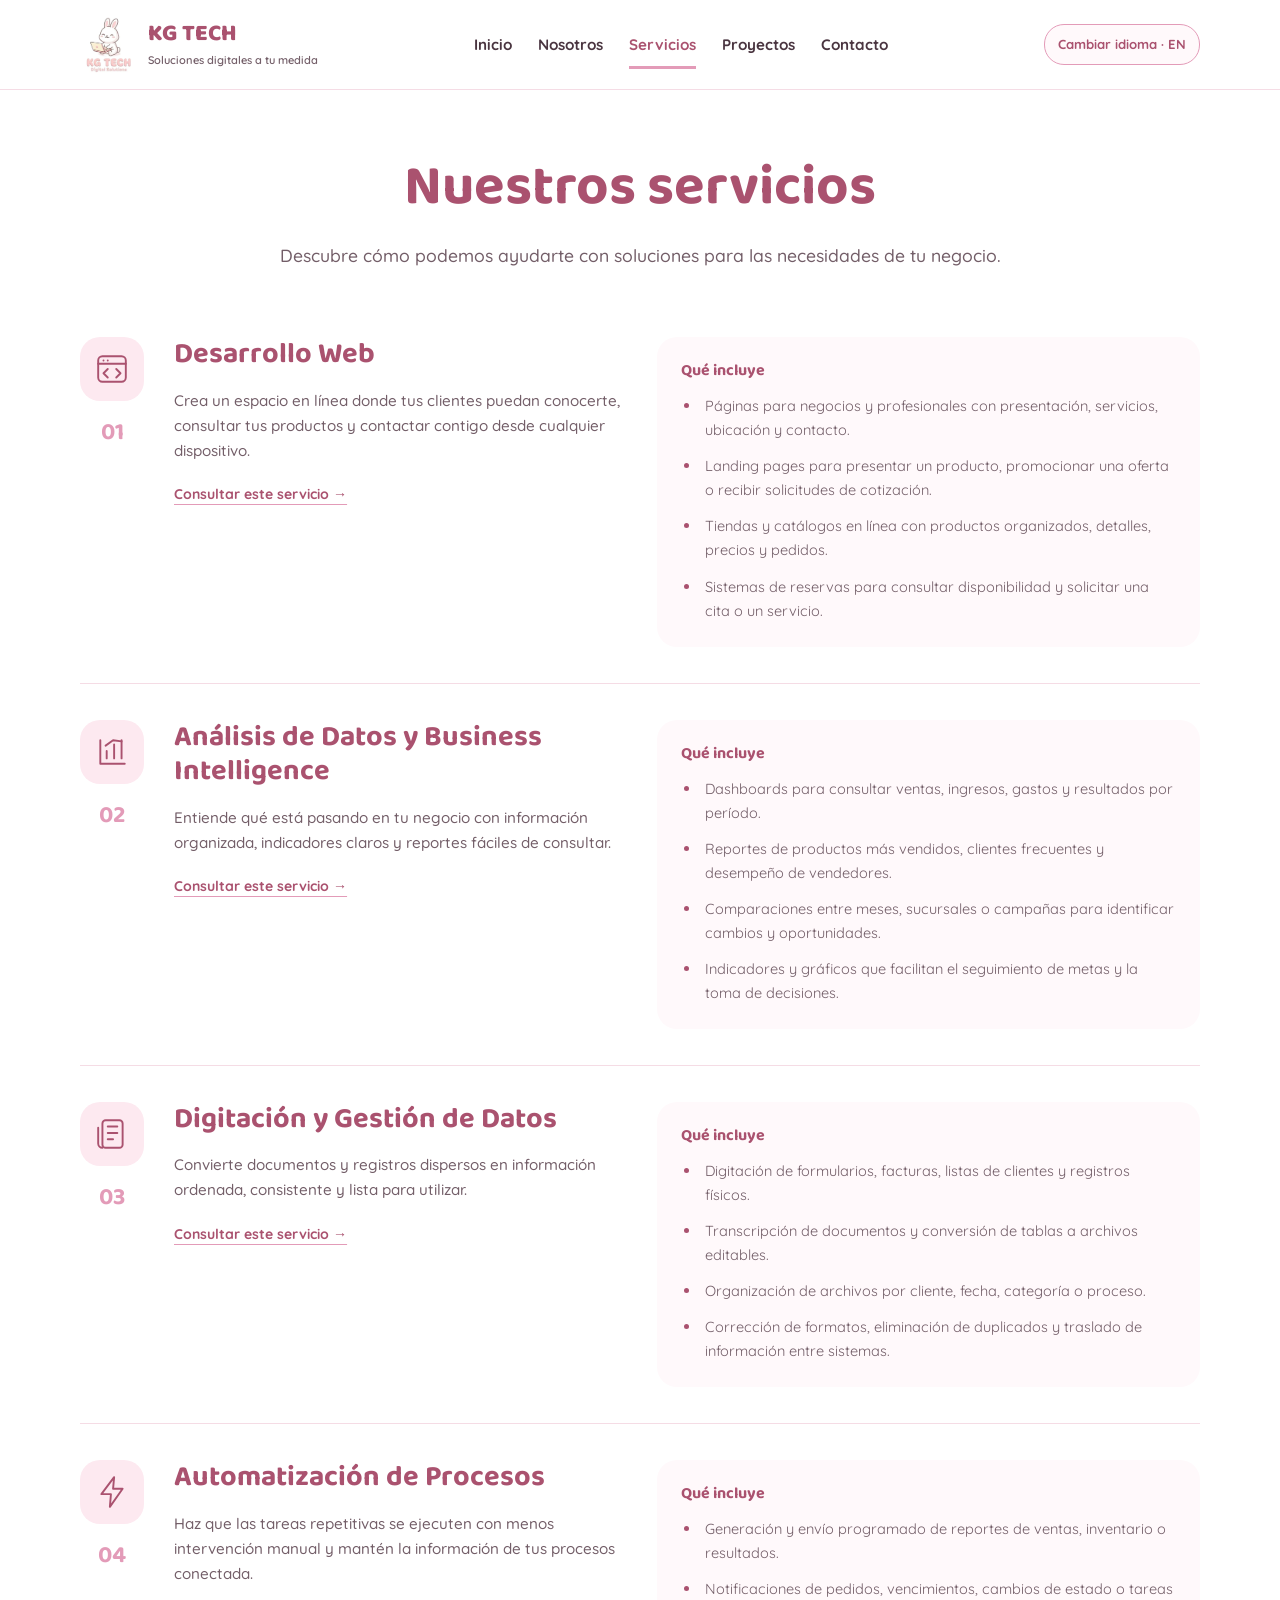
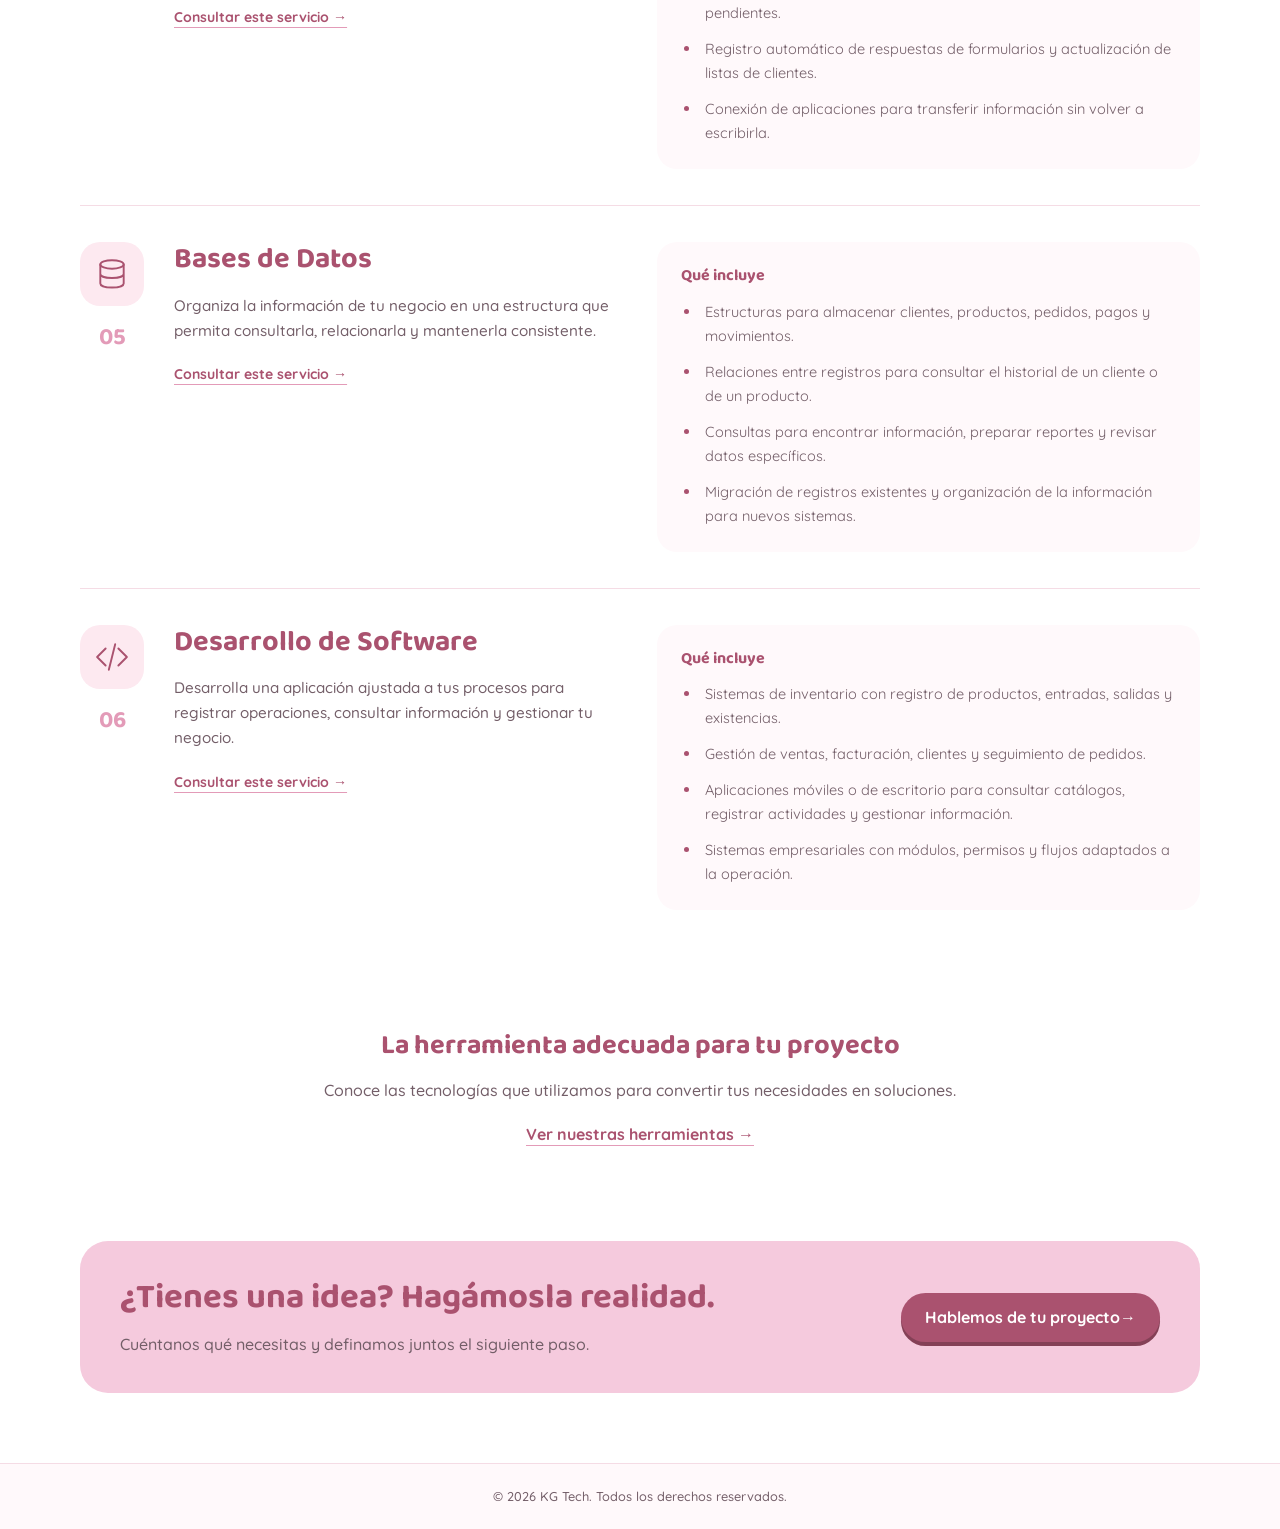
<file: servicios.html>
<!DOCTYPE html>
<html lang="es"><head><meta charset="UTF-8"><meta name="viewport" content="width=device-width, initial-scale=1.0"><title>Servicios · KG Tech</title><meta name="description" content="Descubre las seis categorías de servicios de KG Tech: web, Business Intelligence, datos, automatización, bases de datos y software."><meta name="theme-color" content="#fff9fb"><link rel="icon" type="image/png" href="logos/kg-tech-logo.png"><link rel="preconnect" href="https://fonts.googleapis.com"><link rel="preconnect" href="https://fonts.gstatic.com" crossorigin><link href="https://fonts.googleapis.com/css2?family=Baloo+2:wght@500;600;700;800&family=Quicksand:wght@400;500;600;700&display=swap" rel="stylesheet"><link rel="stylesheet" href="assets/site.css"><script src="assets/social-links.js" defer></script><script src="assets/site.js" defer></script></head><body><a href="#contenido" class="skip-link" data-es="Saltar al contenido" data-en="Skip to content">Saltar al contenido</a><header class="site-header"><div class="nav-wrap"><a class="logo" href="index.html" aria-label="KG Tech — Inicio"><img src="logos/kg-tech-logo.webp" alt="" width="300" height="355"><span class="logo-copy">KG TECH<small data-es="Soluciones digitales a tu medida" data-en="Digital solutions tailored to you">Soluciones digitales a tu medida</small></span></a><button class="menu-toggle" type="button" aria-controls="main-nav" aria-expanded="false" aria-label="Abrir menú"><span class="menu-bars" aria-hidden="true"><span></span><span></span><span></span></span><span class="menu-label" data-es="Menú" data-en="Menu">Menú</span></button><nav id="main-nav" aria-label="Principal"><ul><li><a href="index.html"  data-es="Inicio" data-en="Home">Inicio</a></li><li><a href="nosotros.html"  data-es="Nosotros" data-en="About">Nosotros</a></li><li><a href="servicios.html" aria-current="page" data-es="Servicios" data-en="Services">Servicios</a></li><li><a href="proyectos.html"  data-es="Proyectos" data-en="Projects">Proyectos</a></li><li><a href="contacto.html"  data-es="Contacto" data-en="Contact">Contacto</a></li></ul></nav><button id="lang-toggle" type="button" aria-label="Cambiar idioma">Cambiar idioma · EN</button></div></header><main id="contenido"><section class="page-intro"><h1 data-es="Nuestros servicios" data-en="Our services">Nuestros servicios</h1><p class="lead" data-es="Descubre cómo podemos ayudarte con soluciones para las necesidades de tu negocio." data-en="Discover how we can help with solutions for your business needs.">Descubre cómo podemos ayudarte con soluciones para las necesidades de tu negocio.</p></section>
<section class="catalog-section"><div class="service-list-layout"><article class="service-row" id="servicio-1"><div class="service-heading"><span class="service-icon" aria-hidden="true"><svg viewBox="0 0 32 32" fill="none" stroke="currentColor" stroke-width="1.8" stroke-linecap="round" stroke-linejoin="round"><rect x="3" y="4" width="26" height="24" rx="4"/><path d="M3 11h26M8 8h.01M12 8h.01M12 16l-4 4 4 4m8-8 4 4-4 4"/></svg></span><span class="service-number">01</span></div><div class="service-row-intro"><h2 data-es="Desarrollo Web" data-en="Web Development">Desarrollo Web</h2><p class="service-benefit" data-es="Crea un espacio en línea donde tus clientes puedan conocerte, consultar tus productos y contactar contigo desde cualquier dispositivo." data-en="Create an online space where customers can discover your business, browse your products and contact you from any device.">Crea un espacio en línea donde tus clientes puedan conocerte, consultar tus productos y contactar contigo desde cualquier dispositivo.</p><a href="contacto.html?servicio=1" class="link-secondary"  data-es="Consultar este servicio <span class=arrow aria-hidden=true>→</span>" data-en="Ask about this service <span class=arrow aria-hidden=true>→</span>">Consultar este servicio <span class=arrow aria-hidden=true>→</span></a></div><div class="service-row-content"><h3 data-es="Qué incluye" data-en="What’s included">Qué incluye</h3><ul class="service-list"><li data-es="Páginas para negocios y profesionales con presentación, servicios, ubicación y contacto." data-en="Business and professional websites with introductions, services, location and contact information.">Páginas para negocios y profesionales con presentación, servicios, ubicación y contacto.</li><li data-es="Landing pages para presentar un producto, promocionar una oferta o recibir solicitudes de cotización." data-en="Landing pages to introduce a product, promote an offer or receive quote requests.">Landing pages para presentar un producto, promocionar una oferta o recibir solicitudes de cotización.</li><li data-es="Tiendas y catálogos en línea con productos organizados, detalles, precios y pedidos." data-en="Online stores and catalogs with organized products, details, prices and orders.">Tiendas y catálogos en línea con productos organizados, detalles, precios y pedidos.</li><li data-es="Sistemas de reservas para consultar disponibilidad y solicitar una cita o un servicio." data-en="Booking systems to check availability and request appointments or services.">Sistemas de reservas para consultar disponibilidad y solicitar una cita o un servicio.</li></ul></div></article><article class="service-row" id="servicio-2"><div class="service-heading"><span class="service-icon" aria-hidden="true"><svg viewBox="0 0 32 32" fill="none" stroke="currentColor" stroke-width="1.8" stroke-linecap="round" stroke-linejoin="round"><path d="M5 5v22h23M11 22v-7m7 7V9m7 13V5"/><path d="m10 10 7-5 8 1"/></svg></span><span class="service-number">02</span></div><div class="service-row-intro"><h2 data-es="Análisis de Datos y Business Intelligence" data-en="Data Analysis and Business Intelligence">Análisis de Datos y Business Intelligence</h2><p class="service-benefit" data-es="Entiende qué está pasando en tu negocio con información organizada, indicadores claros y reportes fáciles de consultar." data-en="Understand what’s happening in your business with organized information, clear indicators and easy-to-use reports.">Entiende qué está pasando en tu negocio con información organizada, indicadores claros y reportes fáciles de consultar.</p><a href="contacto.html?servicio=2" class="link-secondary"  data-es="Consultar este servicio <span class=arrow aria-hidden=true>→</span>" data-en="Ask about this service <span class=arrow aria-hidden=true>→</span>">Consultar este servicio <span class=arrow aria-hidden=true>→</span></a></div><div class="service-row-content"><h3 data-es="Qué incluye" data-en="What’s included">Qué incluye</h3><ul class="service-list"><li data-es="Dashboards para consultar ventas, ingresos, gastos y resultados por período." data-en="Dashboards to review sales, revenue, expenses and results by period.">Dashboards para consultar ventas, ingresos, gastos y resultados por período.</li><li data-es="Reportes de productos más vendidos, clientes frecuentes y desempeño de vendedores." data-en="Reports on best-selling products, returning customers and salesperson performance.">Reportes de productos más vendidos, clientes frecuentes y desempeño de vendedores.</li><li data-es="Comparaciones entre meses, sucursales o campañas para identificar cambios y oportunidades." data-en="Comparisons across months, locations or campaigns to identify changes and opportunities.">Comparaciones entre meses, sucursales o campañas para identificar cambios y oportunidades.</li><li data-es="Indicadores y gráficos que facilitan el seguimiento de metas y la toma de decisiones." data-en="Indicators and charts that make tracking goals and making decisions easier.">Indicadores y gráficos que facilitan el seguimiento de metas y la toma de decisiones.</li></ul></div></article><article class="service-row" id="servicio-3"><div class="service-heading"><span class="service-icon" aria-hidden="true"><svg viewBox="0 0 32 32" fill="none" stroke="currentColor" stroke-width="1.8" stroke-linecap="round" stroke-linejoin="round"><rect x="7" y="3" width="19" height="26" rx="3"/><path d="M12 9h9m-9 6h9m-9 6h5M3 10v15a4 4 0 0 0 4 4"/></svg></span><span class="service-number">03</span></div><div class="service-row-intro"><h2 data-es="Digitación y Gestión de Datos" data-en="Data Entry and Data Management">Digitación y Gestión de Datos</h2><p class="service-benefit" data-es="Convierte documentos y registros dispersos en información ordenada, consistente y lista para utilizar." data-en="Turn scattered documents and records into organized, consistent information ready to use.">Convierte documentos y registros dispersos en información ordenada, consistente y lista para utilizar.</p><a href="contacto.html?servicio=3" class="link-secondary"  data-es="Consultar este servicio <span class=arrow aria-hidden=true>→</span>" data-en="Ask about this service <span class=arrow aria-hidden=true>→</span>">Consultar este servicio <span class=arrow aria-hidden=true>→</span></a></div><div class="service-row-content"><h3 data-es="Qué incluye" data-en="What’s included">Qué incluye</h3><ul class="service-list"><li data-es="Digitación de formularios, facturas, listas de clientes y registros físicos." data-en="Data entry for forms, invoices, customer lists and paper records.">Digitación de formularios, facturas, listas de clientes y registros físicos.</li><li data-es="Transcripción de documentos y conversión de tablas a archivos editables." data-en="Document transcription and conversion of tables into editable files.">Transcripción de documentos y conversión de tablas a archivos editables.</li><li data-es="Organización de archivos por cliente, fecha, categoría o proceso." data-en="File organization by customer, date, category or process.">Organización de archivos por cliente, fecha, categoría o proceso.</li><li data-es="Corrección de formatos, eliminación de duplicados y traslado de información entre sistemas." data-en="Format correction, duplicate removal and information transfer between systems.">Corrección de formatos, eliminación de duplicados y traslado de información entre sistemas.</li></ul></div></article><article class="service-row" id="servicio-4"><div class="service-heading"><span class="service-icon" aria-hidden="true"><svg viewBox="0 0 32 32" fill="none" stroke="currentColor" stroke-width="1.8" stroke-linecap="round" stroke-linejoin="round"><path d="m18 2-12 16h9l-1 12 12-17h-9z"/></svg></span><span class="service-number">04</span></div><div class="service-row-intro"><h2 data-es="Automatización de Procesos" data-en="Process Automation">Automatización de Procesos</h2><p class="service-benefit" data-es="Haz que las tareas repetitivas se ejecuten con menos intervención manual y mantén la información de tus procesos conectada." data-en="Reduce manual involvement in repetitive tasks and keep information across your processes connected.">Haz que las tareas repetitivas se ejecuten con menos intervención manual y mantén la información de tus procesos conectada.</p><a href="contacto.html?servicio=4" class="link-secondary"  data-es="Consultar este servicio <span class=arrow aria-hidden=true>→</span>" data-en="Ask about this service <span class=arrow aria-hidden=true>→</span>">Consultar este servicio <span class=arrow aria-hidden=true>→</span></a></div><div class="service-row-content"><h3 data-es="Qué incluye" data-en="What’s included">Qué incluye</h3><ul class="service-list"><li data-es="Generación y envío programado de reportes de ventas, inventario o resultados." data-en="Scheduled generation and delivery of sales, inventory or performance reports.">Generación y envío programado de reportes de ventas, inventario o resultados.</li><li data-es="Notificaciones de pedidos, vencimientos, cambios de estado o tareas pendientes." data-en="Notifications for orders, due dates, status changes or pending tasks.">Notificaciones de pedidos, vencimientos, cambios de estado o tareas pendientes.</li><li data-es="Registro automático de respuestas de formularios y actualización de listas de clientes." data-en="Automatic recording of form responses and updates to customer lists.">Registro automático de respuestas de formularios y actualización de listas de clientes.</li><li data-es="Conexión de aplicaciones para transferir información sin volver a escribirla." data-en="Connecting applications to transfer information without re-entering it.">Conexión de aplicaciones para transferir información sin volver a escribirla.</li></ul></div></article><article class="service-row" id="servicio-5"><div class="service-heading"><span class="service-icon" aria-hidden="true"><svg viewBox="0 0 32 32" fill="none" stroke="currentColor" stroke-width="1.8" stroke-linecap="round" stroke-linejoin="round"><ellipse cx="16" cy="7" rx="11" ry="4"/><path d="M5 7v18c0 5 22 5 22 0V7M5 16c0 5 22 5 22 0"/></svg></span><span class="service-number">05</span></div><div class="service-row-intro"><h2 data-es="Bases de Datos" data-en="Databases">Bases de Datos</h2><p class="service-benefit" data-es="Organiza la información de tu negocio en una estructura que permita consultarla, relacionarla y mantenerla consistente." data-en="Organize your business information in a structure that makes it easy to query, relate and keep consistent.">Organiza la información de tu negocio en una estructura que permita consultarla, relacionarla y mantenerla consistente.</p><a href="contacto.html?servicio=5" class="link-secondary"  data-es="Consultar este servicio <span class=arrow aria-hidden=true>→</span>" data-en="Ask about this service <span class=arrow aria-hidden=true>→</span>">Consultar este servicio <span class=arrow aria-hidden=true>→</span></a></div><div class="service-row-content"><h3 data-es="Qué incluye" data-en="What’s included">Qué incluye</h3><ul class="service-list"><li data-es="Estructuras para almacenar clientes, productos, pedidos, pagos y movimientos." data-en="Structures to store customers, products, orders, payments and transactions.">Estructuras para almacenar clientes, productos, pedidos, pagos y movimientos.</li><li data-es="Relaciones entre registros para consultar el historial de un cliente o de un producto." data-en="Relationships between records to review customer or product history.">Relaciones entre registros para consultar el historial de un cliente o de un producto.</li><li data-es="Consultas para encontrar información, preparar reportes y revisar datos específicos." data-en="Queries to find information, prepare reports and review specific data.">Consultas para encontrar información, preparar reportes y revisar datos específicos.</li><li data-es="Migración de registros existentes y organización de la información para nuevos sistemas." data-en="Migration of existing records and information organization for new systems.">Migración de registros existentes y organización de la información para nuevos sistemas.</li></ul></div></article><article class="service-row" id="servicio-6"><div class="service-heading"><span class="service-icon" aria-hidden="true"><svg viewBox="0 0 32 32" fill="none" stroke="currentColor" stroke-width="1.8" stroke-linecap="round" stroke-linejoin="round"><path d="m10 8-8 8 8 8m12-16 8 8-8 8M19 4l-6 24"/></svg></span><span class="service-number">06</span></div><div class="service-row-intro"><h2 data-es="Desarrollo de Software" data-en="Software Development">Desarrollo de Software</h2><p class="service-benefit" data-es="Desarrolla una aplicación ajustada a tus procesos para registrar operaciones, consultar información y gestionar tu negocio." data-en="Build an application tailored to your processes to record operations, review information and manage your business.">Desarrolla una aplicación ajustada a tus procesos para registrar operaciones, consultar información y gestionar tu negocio.</p><a href="contacto.html?servicio=6" class="link-secondary"  data-es="Consultar este servicio <span class=arrow aria-hidden=true>→</span>" data-en="Ask about this service <span class=arrow aria-hidden=true>→</span>">Consultar este servicio <span class=arrow aria-hidden=true>→</span></a></div><div class="service-row-content"><h3 data-es="Qué incluye" data-en="What’s included">Qué incluye</h3><ul class="service-list"><li data-es="Sistemas de inventario con registro de productos, entradas, salidas y existencias." data-en="Inventory systems to record products, stock movements and quantities.">Sistemas de inventario con registro de productos, entradas, salidas y existencias.</li><li data-es="Gestión de ventas, facturación, clientes y seguimiento de pedidos." data-en="Sales, billing, customer management and order tracking.">Gestión de ventas, facturación, clientes y seguimiento de pedidos.</li><li data-es="Aplicaciones móviles o de escritorio para consultar catálogos, registrar actividades y gestionar información." data-en="Mobile or desktop applications to browse catalogs, record activities and manage information.">Aplicaciones móviles o de escritorio para consultar catálogos, registrar actividades y gestionar información.</li><li data-es="Sistemas empresariales con módulos, permisos y flujos adaptados a la operación." data-en="Business systems with modules, permissions and workflows tailored to operations.">Sistemas empresariales con módulos, permisos y flujos adaptados a la operación.</li></ul></div></article></div></section>
<section class="tools-callout"><h2 data-es="La herramienta adecuada para tu proyecto" data-en="The right tool for your project">La herramienta adecuada para tu proyecto</h2><p data-es="Conoce las tecnologías que utilizamos para convertir tus necesidades en soluciones." data-en="Discover the technologies we use to turn your needs into solutions.">Conoce las tecnologías que utilizamos para convertir tus necesidades en soluciones.</p><a href="nosotros.html#herramientas" class="link-secondary" data-es="Ver nuestras herramientas <span class=arrow aria-hidden=true>→</span>" data-en="See our tools <span class=arrow aria-hidden=true>→</span>">Ver nuestras herramientas <span class=arrow aria-hidden=true>→</span></a></section><section class="cta"><div><h2 data-es="¿Tienes una idea? Hagámosla realidad." data-en="Have an idea? Let’s bring it to life.">¿Tienes una idea? Hagámosla realidad.</h2><p data-es="Cuéntanos qué necesitas y definamos juntos el siguiente paso." data-en="Tell us what you need and let’s define the next step together.">Cuéntanos qué necesitas y definamos juntos el siguiente paso.</p></div><a href="contacto.html" class="btn-primary" data-es="Hablemos de tu proyecto <span class=arrow aria-hidden=true>→</span>" data-en="Let’s discuss your project <span class=arrow aria-hidden=true>→</span>">Hablemos de tu proyecto <span class=arrow aria-hidden=true>→</span></a></section></main><footer class="legal-footer"><p data-es="© 2026 KG Tech. Todos los derechos reservados." data-en="© 2026 KG Tech. All rights reserved.">© 2026 KG Tech. Todos los derechos reservados.</p></footer><button id="back-to-top" type="button" hidden aria-label="Volver arriba"><span aria-hidden="true">↑</span><span data-es="Volver arriba" data-en="Back to top">Volver arriba</span></button></body></html>
</file>
<file: assets/site.css>
:root{--pink-bg:#fff;--soft:#fff9fb;--pale:#fde9f0;--pink:#e39bb8;--deep:#aa526f;--text:#4a3540;--muted:#735e68;--blush:#f5cadd;--line:#f5dce5;--shadow:0 7px 0 #fde9f0;}
*{box-sizing:border-box;margin:0;padding:0}html{scroll-behavior:smooth}body{font-family:Quicksand,Arial,sans-serif;color:var(--text);background:#fff;line-height:1.65}h1,h2,h3,.logo{font-family:'Baloo 2',Arial,sans-serif;line-height:1.2}h1{font-size:clamp(2.4rem,4.4vw,3.65rem);color:var(--deep)}h1 span{color:var(--text)}h2{font-size:clamp(1.7rem,2.7vw,2.3rem);color:var(--deep)}h3{font-size:1.25rem}p{color:var(--muted);font-weight:500}a{color:inherit;text-decoration:none}button,input,textarea,select{font:inherit}button,a{touch-action:manipulation}img{max-width:100%;height:auto;display:block}a:focus-visible,button:focus-visible,input:focus-visible,textarea:focus-visible,select:focus-visible{outline:3px solid var(--deep);outline-offset:4px}a:hover{color:var(--deep)}.skip-link{position:absolute;top:-70px;left:20px;z-index:200;background:#fff;padding:10px}.skip-link:focus{top:10px}
.site-header{position:sticky;top:0;background:rgba(255,255,255,.96);backdrop-filter:blur(12px);z-index:100;border-bottom:1px solid var(--line)}.nav-wrap{max-width:1180px;margin:auto;padding:10px 30px;display:flex;align-items:center;gap:30px;justify-content:space-between}.logo{display:flex;align-items:center;gap:10px;color:var(--deep);font-size:1.45rem;font-weight:800;flex-shrink:0}.logo img{width:58px;height:69px;object-fit:contain}.logo small{display:block;font:600 .72rem Quicksand,Arial,sans-serif;letter-spacing:.8px;margin-top:2px}nav ul{display:flex;list-style:none;gap:26px}nav a{font-size:.95rem;font-weight:700;white-space:nowrap;padding:9px 0;display:block}nav a[aria-current=page]{color:var(--deep);box-shadow:0 3px 0 var(--pink)}#lang-toggle,.menu-toggle{background:var(--soft);color:var(--deep);border:1px solid var(--pink);border-radius:20px;padding:8px 14px;cursor:pointer;font-weight:700}.menu-toggle{display:none}
section{max-width:1180px;padding:64px 30px;margin:auto}main{min-height:65vh}.hero{display:grid;grid-template-columns:1.05fr 1fr;gap:40px;align-items:center;padding-top:72px;padding-bottom:65px}.eyebrow{display:inline-block;background:var(--blush);color:var(--deep);border-radius:30px;padding:6px 15px;font-size:.78rem;font-weight:700;letter-spacing:.8px;margin-bottom:18px}.lead{font-size:1.1rem;margin-top:22px;max-width:620px;line-height:1.8}.hero-actions{display:flex;align-items:center;flex-wrap:wrap;gap:22px;margin-top:30px}.btn-primary,.btn-secondary{display:inline-flex;align-items:center;justify-content:center;border-radius:30px;padding:12px 24px;font-weight:700;cursor:pointer;border:0;text-align:center;line-height:1.6}.btn-primary{background:var(--deep);color:#fff;box-shadow:0 4px 0 #844056;transition:transform .2s}.btn-primary:hover{color:#fff;transform:translateY(-2px)}.btn-secondary{background:#fff;border:1px solid var(--pink);color:var(--deep)}.link-secondary{font-weight:700;color:var(--deep);text-decoration:underline;text-underline-offset:5px}.hero-caption{font-size:.82rem;color:var(--muted);margin-top:28px;font-weight:600}.hero-visual{background:var(--soft);border-radius:36px;border:1px solid var(--line);overflow:hidden;box-shadow:var(--shadow)}.hero-visual img{width:100%;aspect-ratio:3/2;object-fit:cover}.section-heading{text-align:center;margin:0 auto 34px;max-width:680px}.section-heading p{margin-top:12px}.summary-grid{display:grid;grid-template-columns:repeat(3,1fr);gap:22px}.summary-card,.info-card{background:#fff;border:1px solid var(--line);border-radius:24px;padding:28px;box-shadow:var(--shadow)}.summary-card{position:relative;transition:transform .2s}.summary-card:hover{transform:translateY(-4px)}.number{display:inline-block;font-weight:700;font-size:.8rem;background:var(--blush);color:var(--deep);padding:4px 12px;border-radius:20px;margin-bottom:18px}.summary-card h3{color:var(--deep);padding-right:12px}.summary-card p{font-size:.94rem;margin-top:12px}.card-arrow{position:absolute;right:24px;top:28px;font-size:1.25rem;color:var(--deep)}.about-preview{display:grid;grid-template-columns:1fr 1fr;gap:60px;background:var(--soft);border-radius:30px;margin-top:28px;margin-bottom:30px;max-width:1120px;padding:42px}.about-preview p{margin-bottom:20px}.cta{max-width:1120px;margin:30px auto 70px;background:var(--blush);border-radius:28px;padding:36px 40px;display:flex;align-items:center;justify-content:space-between;gap:30px}.cta p{margin-top:12px}.cta .btn-primary{flex-shrink:0}
.page-intro{text-align:center;padding-top:64px;padding-bottom:32px}.page-intro .lead{margin:18px auto 0;max-width:740px}.split{display:grid;grid-template-columns:.8fr 1.2fr;gap:65px;align-items:center}.split p{margin-top:18px}.brand-panel{background:var(--soft);border:1px solid var(--line);border-radius:30px;padding:25px;display:flex;align-items:center;justify-content:center}.brand-panel img{width:250px}.three-grid{display:grid;grid-template-columns:repeat(3,1fr);gap:24px}.info-card p{margin-top:14px}.process-section{background:var(--soft);max-width:1120px;border-radius:30px;margin-bottom:50px}.process-list{display:grid;grid-template-columns:repeat(4,1fr);gap:28px;list-style:none;counter-reset:step}.process-list li{counter-increment:step}.process-list li:before{content:counter(step,decimal-leading-zero);display:block;color:var(--deep);font:bold 2rem 'Baloo 2',Arial,sans-serif;margin-bottom:12px}.process-list p{font-size:.93rem;margin-top:10px}
.catalog-section{padding-top:22px}.services-grid{display:grid;grid-template-columns:repeat(2,1fr);gap:26px}.service-card{border:1px solid var(--line);border-radius:26px;padding:34px;box-shadow:var(--shadow);scroll-margin-top:120px;display:flex;flex-direction:column;align-items:flex-start}.service-card h2{font-size:1.7rem}.service-card p{margin-top:15px}.service-benefit{font-weight:700}.service-card .link-secondary{margin-top:24px;font-size:.9rem}.integration{display:grid;grid-template-columns:1.4fr .6fr;gap:50px;align-items:center;background:var(--soft);border-radius:30px;max-width:1120px;margin-bottom:40px;padding:40px}.integration p{margin-top:15px}.integration-flow{display:flex;align-items:center;flex-direction:column;gap:10px}.integration-flow span{background:#fff;border:1px solid var(--line);padding:12px 25px;border-radius:15px;font-weight:700;text-align:center;width:100%}.integration-flow b{color:var(--deep)}
.projects-section{padding-top:24px}.notice{background:var(--blush);border-radius:16px;padding:18px 24px;margin-bottom:30px;font-size:.92rem}.project-card{border:1px solid var(--line);border-radius:24px;overflow:hidden;box-shadow:var(--shadow)}.project-visual{background:var(--soft);padding:25px;min-height:200px;display:flex;align-items:center}.project-body{padding:26px}.tag{display:inline-block;font-size:.72rem;color:var(--deep);background:var(--blush);border-radius:20px;padding:4px 10px;margin-bottom:15px;font-weight:700}.project-body h2{font-size:1.5rem}.project-body p{font-size:.93rem;margin-top:16px}.project-body h3{font-size:1rem;margin-top:20px}.project-categories{color:var(--deep);font-weight:700}.project-goal{background:var(--soft);padding:12px;border-radius:12px}.project-body .link-secondary{display:inline-block;font-size:.9rem;margin-top:24px}.demo-window{width:100%;border:1px solid #ebc9d6;border-radius:12px;overflow:hidden;background:white;box-shadow:0 8px 18px #aa526f15}.demo-toolbar{height:22px;background:var(--pale);padding:7px;display:flex;gap:4px}.demo-toolbar i{width:6px;height:6px;border-radius:50%;background:var(--pink)}.demo-web,.demo-bi{padding:18px}.demo-line{height:6px;width:45%;background:var(--pale);border-radius:4px;margin-bottom:9px}.demo-line.wide{width:75%;height:10px;background:var(--pink)}.demo-products{display:flex;gap:8px;margin-top:17px}.demo-products i{height:50px;flex:1;border-radius:8px;background:var(--blush)}.demo-button{height:8px;width:35%;background:var(--pink);border-radius:6px;margin-top:12px}.demo-kpis{display:flex;gap:7px}.demo-kpis i{height:26px;flex:1;background:var(--blush);border-radius:6px}.demo-bars{height:78px;display:flex;gap:10px;align-items:flex-end;padding-top:10px;border-bottom:1px solid var(--line)}.demo-bars i{flex:1;background:var(--pink);height:45%;border-radius:4px 4px 0 0}.demo-bars i:nth-child(2){height:60%}.demo-bars i:nth-child(3){height:50%}.demo-bars i:nth-child(4){height:80%;background:#e39bb8}.demo-bars i:nth-child(5){height:100%;background:#e39bb8}.demo-software{display:flex;height:135px}.demo-side{width:24%;background:var(--blush)}.demo-table{flex:1;padding:15px}.demo-table i{display:block;border-bottom:1px solid var(--line);height:23px;background:linear-gradient(90deg,var(--pale) 25%,transparent 25%,transparent 35%,var(--soft) 35%);margin-bottom:3px}
.contact-layout{display:grid;grid-template-columns:.9fr 1.1fr;gap:50px;padding-top:30px;align-items:start}.contact-details>p{margin-top:18px}.contact-channel{display:flex;flex-direction:column;position:relative;padding:20px 45px 20px 20px;background:var(--soft);border:1px solid var(--line);border-radius:18px;margin-top:22px;overflow-wrap:anywhere}.contact-channel strong{color:var(--deep)}.contact-channel span{font-size:.94rem}.channel-arrow{position:absolute;right:20px;top:20px}.social-note{margin-top:34px}.social-note p{margin:12px 0 8px}.social-note strong{font-size:.94rem}.contact-form-wrap{border:1px solid var(--line);border-radius:28px;padding:32px;box-shadow:var(--shadow)}.contact-form-wrap>p{margin-top:12px}form{display:flex;flex-direction:column;gap:8px;margin-top:22px}label{font-weight:700;font-size:.9rem;margin-top:8px}input,select,textarea{width:100%;background:var(--soft);border:1px solid #dec2cd;border-radius:12px;padding:12px;color:var(--text)}textarea{resize:vertical;min-height:130px}select{white-space:normal;font-size:.91rem}.form-actions{display:flex;flex-wrap:wrap;gap:12px;margin-top:16px}.form-actions button{font-size:.9rem}.form-note,#form-status{font-size:.8rem;margin-top:12px}.form-note{line-height:1.7}
footer{background:var(--soft);border-top:1px solid var(--line);padding:36px 30px 20px;margin-top:40px}.footer-wrap{max-width:1120px;margin:auto;display:flex;justify-content:space-between;gap:30px;font-size:.9rem}.footer-wrap strong{color:var(--deep)}.footer-wrap p{margin-top:7px}.footer-wrap a{display:block;margin-bottom:6px}.copyright{text-align:center;font-size:.78rem;margin-top:30px}
@media(max-width:1000px){.nav-wrap{gap:20px}nav ul{gap:16px}.logo{font-size:1.2rem}.summary-grid{grid-template-columns:repeat(2,1fr)}.three-grid{grid-template-columns:1fr}.project-card{display:grid;grid-template-columns:.6fr 1fr}.project-visual{min-height:240px}.process-list{grid-template-columns:repeat(2,1fr)}.cta{margin-left:24px;margin-right:24px}.integration,.about-preview,.process-section{margin-left:24px;margin-right:24px}}
@media(max-width:760px){.nav-wrap{padding:10px 20px;gap:12px;flex-wrap:wrap}.logo{margin-right:auto}.logo img{width:48px;height:57px}.menu-toggle{display:block;order:2}#lang-toggle{order:3}#main-nav{display:none;order:4;width:100%}#main-nav.is-open{display:block}nav ul{display:flex;flex-direction:column;gap:2px;padding-bottom:10px}nav a{padding:10px 12px}nav a[aria-current=page]{box-shadow:none;background:var(--pale);border-radius:12px}section{padding:45px 22px}.hero{grid-template-columns:1fr;gap:32px;padding-top:40px}.hero-visual{max-width:550px;width:100%;justify-self:center}.hero-copy{max-width:600px}.hero-caption{margin-top:24px}.summary-grid,.services-grid,.split,.about-preview,.integration,.contact-layout{grid-template-columns:1fr}.split,.contact-layout{gap:28px}.summary-card,.service-card{padding:26px}.about-preview,.integration{gap:28px;padding:28px;margin-left:22px;margin-right:22px}.cta{flex-direction:column;align-items:flex-start;padding:28px;margin:20px 22px 45px}.page-intro{padding-top:42px}.process-section{padding:30px 24px}.project-card{display:block}.project-visual{min-height:220px}.demo-window{max-width:340px;margin:auto}.contact-form-wrap{padding:24px}.footer-wrap{flex-direction:column;gap:20px}.brand-panel img{width:220px}.lead{font-size:1rem}.process-list{gap:25px}}
@media(max-width:420px){.summary-grid,.process-list{grid-template-columns:1fr}.hero-actions{gap:20px}.logo small{font-size:.65rem}.logo{gap:7px}h1{font-size:2.25rem}.contact-channel{font-size:.85rem}}
@media(prefers-reduced-motion:reduce){html{scroll-behavior:auto}*,*:before,*:after{transition:none!important}}
/* Service examples and line icons */
.service-heading{display:flex;align-items:center;justify-content:space-between;width:100%;margin-bottom:20px}
.service-icon{display:inline-flex;align-items:center;justify-content:center;width:64px;height:64px;background:var(--pale);color:var(--deep);border-radius:20px;flex-shrink:0}
.service-icon svg{width:34px;height:34px}.service-number{font:700 1.5rem 'Baloo 2',Arial,sans-serif;color:var(--pink)}
.service-list{padding-left:20px;margin-top:20px;color:var(--muted);font-size:.94rem}.service-list li{padding-left:4px;margin-bottom:12px}.service-list li::marker{color:var(--deep)}
.service-example{background:var(--soft);border-left:3px solid var(--pink);border-radius:0 16px 16px 0;padding:18px 20px;margin-top:auto;width:100%}.service-example h3{font-size:1rem;color:var(--deep)}.service-example p{margin-top:8px;font-size:.93rem}
.service-card .service-list{margin-bottom:16px}.service-card{background:linear-gradient(150deg,#fff 75%,#fff9fb)}
/* Social links: editable temporary destinations */
.social-buttons{display:flex;gap:10px;flex-wrap:wrap;margin-top:18px}
.social-button{display:inline-flex;align-items:center;gap:9px;border:1px solid #e9bacb;border-radius:14px;padding:10px 13px;background:#fff;color:var(--deep);font-size:.84rem;font-weight:700;transition:background .2s,transform .2s}
.social-button:hover{background:var(--pale);transform:translateY(-2px)}.social-icon{display:inline-flex;width:21px;height:21px}.social-icon svg{width:100%;height:100%}
/* Projects copied from portfolio-gege */
.portfolio-grid{display:grid;grid-template-columns:repeat(2,minmax(0,1fr));gap:30px;align-items:start}.portfolio-card{border:1px solid var(--line);border-radius:26px;overflow:hidden;box-shadow:var(--shadow);background:#fff;scroll-margin-top:110px}
.portfolio-preview{height:265px;background:var(--soft);padding:18px;border-bottom:1px solid var(--line);display:flex;justify-content:center;align-items:center}.portfolio-preview img{height:100%;width:100%;object-fit:contain;border-radius:12px}.mobile-preview img{width:auto;max-width:100%}
.portfolio-body{padding:28px}.portfolio-body h2{font-size:1.65rem;margin-bottom:16px}.portfolio-body>p{font-size:.95rem;line-height:1.8}
.project-details{border-top:1px solid var(--line);margin-top:24px}.project-details summary{display:flex;justify-content:space-between;gap:15px;padding:18px 0 0;color:var(--deep);font-weight:700;cursor:pointer;list-style:none}.project-details summary::-webkit-details-marker{display:none}.project-details summary:focus-visible{outline:3px solid var(--deep);outline-offset:3px}.project-details[open] summary{padding-bottom:16px}.project-details[open] summary>span:last-child{transform:rotate(45deg)}
.project-detail-content h3{font-size:1.1rem}.project-detail-content ul{padding-left:20px;margin:12px 0 20px;color:var(--muted);font-size:.92rem}.project-detail-content li{margin-bottom:8px}
.project-gallery{display:grid;grid-template-columns:repeat(2,minmax(0,1fr));gap:10px}.project-gallery a{background:var(--soft);border:1px solid var(--line);border-radius:10px;padding:6px;display:flex;align-items:center;justify-content:center;min-height:110px}.project-gallery img{width:100%;max-height:200px;object-fit:contain}.project-resources{display:flex;flex-wrap:wrap;gap:12px;margin-top:20px}.project-resources:empty{display:none}.project-resources a{font-size:.82rem}
.project-cover-art{display:flex;align-items:center;justify-content:center;flex-direction:column;gap:20px;text-align:center;color:var(--deep);height:100%;width:100%;background:radial-gradient(circle at 75% 15%,#f5cadd 0,transparent 50%),var(--pale);border-radius:16px;padding:24px}
.project-cover-art strong{font:700 1.55rem 'Baloo 2',Arial,sans-serif}.project-cover-art .service-icon{background:#fff}

/* Projects organized by service */
.project-service-group{padding-top:28px;padding-bottom:36px}.project-group-heading{margin-bottom:28px;padding-bottom:18px;border-bottom:1px solid var(--line)}.project-group-heading h2{font-size:1.9rem}.project-group-heading p{margin-top:10px}
.service-card .link-secondary{margin-top:auto;padding-top:12px}

/* Minimal legal footer and scroll-to-top control */
.legal-footer{margin-top:35px;padding:22px;text-align:center;background:var(--soft);border-top:1px solid var(--line)}.legal-footer p{font-size:.8rem}
#back-to-top{position:fixed;right:24px;bottom:24px;z-index:120;border:1px solid var(--pink);border-radius:24px;background:#fff;color:var(--deep);padding:10px 16px;box-shadow:0 6px 22px #aa526f26;font-weight:700;font-size:.85rem;cursor:pointer;display:inline-flex;align-items:center;gap:8px}
#back-to-top[hidden]{display:none}#back-to-top>span:first-child{font-size:1.3rem;line-height:1}
.logo-copy small{font-size:.69rem;letter-spacing:0;line-height:1.4;max-width:220px;margin-top:5px;color:var(--muted)}
#lang-toggle{white-space:nowrap;font-size:.82rem;padding:9px 13px}
/* Services in spacious horizontal sections */
.service-list-layout{display:flex;flex-direction:column;gap:0}.service-row{display:grid;grid-template-columns:64px 1fr 1.2fr;gap:30px;padding:36px 0;border-bottom:1px solid var(--line);scroll-margin-top:125px}
.service-row:first-child{padding-top:12px}.service-row:last-child{border-bottom:0}.service-row .service-heading{flex-direction:column;gap:12px;justify-content:flex-start;margin:0}.service-row h2{font-size:1.8rem;margin-bottom:16px}.service-row p{font-size:.95rem;font-weight:500}.service-row .link-secondary{display:inline-block;font-size:.88rem;margin-top:20px}
.service-row-content{background:var(--soft);border-radius:20px;padding:24px}.service-row-content h3{color:var(--deep);font-size:1rem}.service-row .service-list{margin:14px 0 0;font-size:.91rem}.service-row .service-list li:last-child{margin-bottom:0}
/* Portfolio-style client cards */
.proj-grid{display:grid;grid-template-columns:repeat(3,minmax(0,1fr));gap:24px}
.proj-card{background:#fff;border:1px solid var(--line);border-radius:18px;padding:22px;display:flex;flex-direction:column;gap:14px;transition:transform .2s,box-shadow .2s}
.proj-card:hover{transform:translateY(-5px);box-shadow:var(--shadow)}.proj-card h3{font-size:1.13rem;color:var(--deep)}.proj-card p{font-size:.9rem;line-height:1.7}
.client-icon{height:195px;display:flex;align-items:center;justify-content:center;background:#fff;border-radius:14px;overflow:hidden;padding:16px}.client-logo{width:180px;height:170px;object-fit:contain}
.proj-stack{display:flex;flex-wrap:wrap;gap:6px}.proj-stack span{background:var(--pale);color:var(--muted);font-size:.72rem;padding:4px 9px;border-radius:20px}
.proj-btn{margin:auto auto 0;border:0;border-radius:30px;padding:10px 22px;cursor:pointer;color:#fff;background:var(--deep);font-weight:700;font-size:.85rem}
/* Native accessible dialogs with carousel and zoom */
body.dialog-open{overflow:hidden}.project-modal{border:0;border-radius:24px;background:#fff;color:var(--text);width:min(760px,calc(100% - 40px));max-height:90dvh;padding:30px;margin:auto;overflow:auto;box-shadow:0 30px 60px #4a35404d}
dialog::backdrop{background:#4a354090;backdrop-filter:blur(3px)}.dialog-close{position:absolute;right:15px;top:15px;border:0;border-radius:50%;width:36px;height:36px;background:var(--pale);color:var(--deep);cursor:pointer;z-index:2}
.project-modal h2{font-size:1.6rem;padding-right:30px;margin-bottom:14px}#modal-desc{font-size:.94rem;margin-bottom:20px}.project-modal h3{font-size:1.1rem;margin-top:20px;margin-bottom:12px}#modal-bullets{padding-left:20px;font-size:.9rem;color:var(--muted)}#modal-bullets li{margin-bottom:8px}
.modal-gallery{margin-bottom:20px}.carousel-stage{position:relative;border-radius:16px;overflow:hidden;background:var(--soft);border:1px solid var(--line)}#carousel-zoom{width:100%;border:0;background:transparent;padding:0;display:block;cursor:zoom-in}#carousel-image{width:100%;height:360px;object-fit:contain}
.carousel-nav{position:absolute;top:50%;transform:translateY(-50%);border:0;border-radius:50%;width:40px;height:40px;cursor:pointer;font-size:2rem;line-height:1;background:#4a3540cc;color:#fff}.carousel-nav.prev{left:10px}.carousel-nav.next{right:10px}
#carousel-counter{position:absolute;bottom:10px;left:10px;border-radius:20px;background:#4a3540cc;color:#fff;font-size:.75rem;padding:5px 10px}
#carousel-thumbs{display:flex;gap:9px;overflow-x:auto;padding:12px 2px 3px}.carousel-thumb{flex:0 0 80px;width:80px;height:58px;border:2px solid transparent;border-radius:10px;overflow:hidden;background:var(--soft);cursor:pointer;opacity:.65;padding:0}.carousel-thumb img{width:100%;height:100%;object-fit:cover}.carousel-thumb.active{border-color:var(--deep);opacity:1}
.image-lightbox{margin:auto;width:95vw;height:95dvh;max-width:none;max-height:none;background:#24181ff2;border:0;border-radius:18px;padding:50px 60px;color:#fff;overflow:hidden}.image-lightbox::backdrop{background:#24181fe6}.image-lightbox[open]{display:flex;align-items:center;justify-content:center}.image-lightbox img{width:100%;height:100%;object-fit:contain}
.lightbox-nav{position:absolute;top:50%;transform:translateY(-50%);border:0;background:#ffffff26;color:#fff;cursor:pointer;width:40px;height:50px;border-radius:10px;font-size:2rem}.lightbox-nav.prev{left:10px}.lightbox-nav.next{right:10px}#lightbox-counter{position:absolute;bottom:15px;left:50%;transform:translateX(-50%);font-size:.85rem}
@media(max-width:1000px){.nav-wrap{gap:12px;flex-wrap:wrap}.logo{margin-right:auto}.menu-toggle{display:block;order:2}#lang-toggle{order:3}#main-nav{display:none;order:4;width:100%}#main-nav.is-open{display:block}nav ul{flex-direction:column;gap:2px}nav a{padding:10px 12px}nav a[aria-current=page]{box-shadow:none;background:var(--pale);border-radius:12px}.proj-grid{grid-template-columns:repeat(2,minmax(0,1fr))}.service-row{gap:22px;grid-template-columns:58px 1fr 1.2fr}.service-icon{width:58px;height:58px}}
@media(max-width:760px){.service-row{grid-template-columns:58px 1fr;gap:16px;padding:28px 0}.service-row-content{grid-column:1/-1}.service-row h2{font-size:1.65rem}.service-row .service-list{padding-left:18px}.proj-grid{grid-template-columns:1fr}.project-modal{padding:25px 18px;width:calc(100% - 24px)}#carousel-image{height:240px}.project-modal h2{font-size:1.35rem}.image-lightbox{padding:50px 45px}.logo-copy small{font-size:.61rem;max-width:185px}#back-to-top{right:16px;bottom:16px;padding:10px 12px;font-size:.76rem}.nav-wrap{padding:10px 16px}.logo{font-size:1.1rem}.legal-footer{padding-bottom:30px}}
#carousel-zoom{position:relative}#carousel-zoom-label{position:absolute;right:10px;bottom:10px;background:#4a3540cc;color:#fff;border-radius:20px;padding:6px 12px;font-size:.78rem;font-weight:700}
/* Websites and tools from the updated portfolio */
.website-project .client-icon{height:155px;min-height:155px;padding:12px}
.website-client-logo{width:100%;max-width:300px;height:auto;max-height:115px;object-fit:contain}
.tools-section{scroll-margin-top:125px}.tools-grid{display:grid;grid-template-columns:repeat(3,minmax(0,1fr));gap:20px}
.tool-group{padding:24px;border:1px solid var(--line);border-radius:20px;background:var(--soft)}.tool-group h3{font-size:1.2rem;color:var(--deep);margin-bottom:18px}
.tool-chips{list-style:none;display:flex;flex-wrap:wrap;gap:9px}.tool-chips li{border:1px solid var(--line);border-radius:20px;background:#fff;padding:6px 12px;color:var(--muted);font-size:.83rem;font-weight:600}
.tools-callout{padding-top:20px;text-align:center}.tools-callout h2{font-size:1.7rem}.tools-callout p{max-width:650px;margin:14px auto 18px}
@media(max-width:1000px){.tools-grid{grid-template-columns:repeat(2,minmax(0,1fr))}}
@media(max-width:600px){.tools-grid{grid-template-columns:1fr}.tools-section{scroll-margin-top:155px}}
/* Full-screen mobile navigation, using the existing KG Tech palette. */
body.mobile-menu-open{position:fixed;width:100%;overflow:hidden}
.mobile-menu{position:fixed;inset:0;width:100%;max-width:none;height:100dvh;max-height:none;margin:0;border:0;padding:0;background:var(--soft);color:var(--text);overflow:auto;overscroll-behavior:contain;z-index:300;clip-path:inset(0 0 100% 0);transition:clip-path 320ms cubic-bezier(.16,1,.3,1)}
.mobile-menu::backdrop{background:transparent;backdrop-filter:none}
.mobile-menu.is-visible{clip-path:inset(0)}
.mobile-menu.is-closing{clip-path:inset(0 0 100% 0);transition-duration:230ms}
.mobile-menu-inner{display:flex;flex-direction:column;min-height:100%;padding:calc(24px + env(safe-area-inset-top)) 28px calc(28px + env(safe-area-inset-bottom))}
.mobile-menu-top{display:flex;justify-content:space-between;align-items:center;gap:20px}
.mobile-menu .logo{width:170px;font-size:1.6rem;gap:10px}
.mobile-menu .logo img{width:52px;height:62px}
.mobile-menu-close{width:44px;height:44px;flex-shrink:0;border:1px solid var(--pink);border-radius:50%;background:transparent;color:var(--deep);cursor:pointer;font-size:1.2rem}
.mobile-menu-eyebrow{margin:28px 0 12px;letter-spacing:2.5px;font-size:.72rem;font-weight:700;color:var(--deep)}
.mobile-menu nav ul{display:flex;flex-direction:column;gap:0;list-style:none;padding:0}
.mobile-menu nav li{border-bottom:1px solid var(--line)}
.mobile-menu nav a{display:block;padding:16px 0;font:600 32px/1.25 'Baloo 2',Arial,sans-serif;color:var(--text);white-space:normal;transition:color 250ms}
.mobile-menu nav a:hover,.mobile-menu nav a:focus-visible,.mobile-menu nav a[aria-current=page]{color:var(--deep);background:transparent;border-radius:0;box-shadow:none}
.mobile-menu-bottom{margin-top:auto;padding-top:32px;--entry-delay:315ms}
.mobile-menu-bottom p{font-size:.9rem}
.mobile-menu .social-button:hover,.mobile-menu .social-button:focus-visible,.mobile-menu-close:hover{background:var(--pale);color:var(--deep)}
.mobile-menu-top,.mobile-menu-eyebrow,.mobile-menu nav li,.mobile-menu-bottom{opacity:0;transform:translateY(18px);transition:opacity 450ms cubic-bezier(.16,1,.3,1),transform 450ms cubic-bezier(.16,1,.3,1);transition-delay:0ms}
.mobile-menu-eyebrow{--entry-delay:45ms}
.mobile-menu.is-visible .mobile-menu-top,.mobile-menu.is-visible .mobile-menu-eyebrow,.mobile-menu.is-visible nav li,.mobile-menu.is-visible .mobile-menu-bottom{opacity:1;transform:translateY(0);transition-delay:var(--entry-delay,0ms)}
@media(min-width:1001px){.mobile-menu{display:none}}
/* Motion shared by existing content and controls. */
@keyframes kg-enter{from{opacity:0;transform:translateY(18px)}to{opacity:1;transform:translateY(0)}}
@media(prefers-reduced-motion:no-preference){
main{animation:none}
.hero h1,.page-intro h1{animation:kg-enter 400ms cubic-bezier(.16,1,.3,1) both}
.scroll-reveal{opacity:0;translate:0 12px;transition:opacity 350ms cubic-bezier(.16,1,.3,1),translate 350ms cubic-bezier(.16,1,.3,1)}
.scroll-reveal.is-revealed{opacity:1;translate:0 0}
.hero-visual img,.brand-panel img{transition:transform 650ms cubic-bezier(.16,1,.3,1),filter 650ms}
.hero-visual:hover img{transform:scale(1.04)}
.brand-panel{overflow:hidden}.brand-panel:hover img{transform:scale(1.055);filter:brightness(1.03)}
.btn-primary,.btn-secondary,.proj-btn,.social-button,.menu-toggle,.mobile-menu-close{transition:transform 250ms,filter 250ms,box-shadow 250ms,background 250ms,color 250ms}
.btn-secondary:hover,.proj-btn:hover{transform:translateY(-2px);filter:brightness(1.06);box-shadow:0 5px 15px #aa526f26}
.btn-primary:active,.btn-secondary:active,.proj-btn:active,.social-button:active{transform:scale(.97)}
.link-secondary{display:inline-block;transition:transform 300ms,color 300ms;text-decoration-color:var(--pink)}
.link-secondary:hover{transform:translateX(3px);text-decoration-color:var(--deep)}
#main-nav a{transition:color 300ms,text-decoration-color 300ms;text-decoration:underline;text-decoration-color:transparent;text-underline-offset:7px}
#main-nav a:hover{text-decoration-color:var(--pink)}
.project-modal[open],.image-lightbox[open]{animation:kg-enter 380ms cubic-bezier(.16,1,.3,1)}
}
@media(prefers-reduced-motion:reduce){.mobile-menu,.mobile-menu *{animation:none!important;transition:none!important}.scroll-reveal{opacity:1;translate:none}html{scroll-behavior:auto}}
/* Replay the same entrance for every project whenever its dialog opens. */
.site-launcher{position:fixed;inset:0;z-index:500;display:flex;flex-direction:column;align-items:center;justify-content:center;gap:22px;background:var(--soft);pointer-events:none;animation:launcher-dismiss 180ms ease-out 1200ms forwards}
.launcher-runway{width:min(260px,70vw);aspect-ratio:16/9;display:grid;place-items:center}
.launcher-bunny{width:100%;height:100%;background:var(--deep);mask:url("launcher-rabbit.gif") center/contain no-repeat;-webkit-mask:url("launcher-rabbit.gif") center/contain no-repeat;clip-path:inset(0 0 3.5% 0)}
@keyframes launcher-dismiss{to{opacity:0;visibility:hidden}}
.services-ticker{position:relative;overflow:hidden;background:var(--deep);color:var(--soft);padding:23px 0;isolation:isolate}
.services-ticker-track{display:flex;width:max-content;animation:services-drift 38s linear infinite}
.services-ticker-group{display:flex;align-items:center;flex-shrink:0}
.services-ticker-group>span{display:flex;align-items:center;white-space:nowrap;font:700 .85rem/1.5 Quicksand,Arial,sans-serif;letter-spacing:2px;text-transform:uppercase}
.services-ticker-group>span::after{content:'·';margin:0 48px;color:var(--blush)}
.ticker-toggle{position:absolute;right:10px;top:50%;transform:translateY(-50%);width:34px;height:34px;border:1px solid var(--pink);border-radius:50%;color:var(--soft);background:var(--deep);cursor:pointer;font-size:.85rem}
.services-ticker:has(.ticker-toggle:focus-visible) .services-ticker-track,.services-ticker.is-paused .services-ticker-track,.services-ticker.is-offscreen .services-ticker-track{animation-play-state:paused}
.ticker-toggle:focus-visible{outline-color:var(--soft)}
@keyframes services-drift{to{transform:translateX(-50%)}}
@media(prefers-reduced-motion:reduce){.site-launcher{display:none}.services-ticker{padding-right:24px;overflow:auto}.services-ticker-track{animation:none}.services-ticker-group{flex-wrap:wrap;gap:16px;width:100vw;padding:0 24px}.services-ticker-group>span{white-space:normal}.services-ticker-group>span::after{margin:0 16px}.services-ticker-group[aria-hidden],.ticker-toggle{display:none}}
@keyframes project-open{from{opacity:0;transform:translateY(24px) scale(.96)}to{opacity:1;transform:translateY(0) scale(1)}}
@keyframes project-content-enter{from{opacity:0;transform:translateY(18px)}to{opacity:1;transform:translateY(0)}}
@keyframes project-backdrop-enter{from{opacity:0}to{opacity:1}}
@media(prefers-reduced-motion:no-preference){
.project-modal[open]{animation:project-open 300ms cubic-bezier(.16,1,.3,1) both}
.project-modal[open]::backdrop{animation:project-backdrop-enter 200ms ease-out both}
.project-modal[open]>:not(.dialog-close){animation:project-content-enter 280ms cubic-bezier(.16,1,.3,1) both;animation-delay:90ms}
.project-modal[open]>#modal-desc{animation-delay:30ms}
.project-modal[open]>.modal-gallery{animation-delay:60ms}
.project-modal[open]>#modal-tech-list{animation-delay:90ms}
.project-modal[open]>#modal-highlights{animation-delay:120ms}
.project-modal[open]>#modal-bullets{animation-delay:150ms}
}
/* Mobile navigation refinements: compact header, clear menu button, richer panel. */
.menu-toggle{align-items:center;gap:9px;min-height:44px;padding:0 16px 0 14px;border-radius:999px;font-size:.9rem;line-height:1}
.menu-bars{display:inline-flex;flex-direction:column;justify-content:center;gap:4px;width:18px}
.menu-bars span{display:block;height:2px;border-radius:2px;background:currentColor;transition:width 250ms cubic-bezier(.16,1,.3,1)}
.menu-bars span:nth-child(2){width:72%}
.menu-toggle:hover .menu-bars span:nth-child(2),.menu-toggle:focus-visible .menu-bars span:nth-child(2){width:100%}
.menu-toggle:hover{background:var(--pale)}
#lang-toggle .lang-code{font-weight:800}
@media(max-width:1000px){.menu-toggle{display:inline-flex}#lang-toggle{min-height:44px}}
@media(max-width:760px){
  .nav-wrap{flex-wrap:nowrap;gap:8px;padding:8px 16px}
  .logo{min-width:0}
  .logo-copy{min-width:0}
  .logo-copy small{white-space:nowrap;overflow:hidden;text-overflow:ellipsis}
  #lang-toggle{order:2;padding:0 12px;min-width:44px}
  #lang-toggle .lang-long{display:none}
  .menu-toggle{order:3}
}
@media(max-width:400px){.logo-copy small{display:none}}
@media(max-width:350px){.menu-label{display:none}.menu-toggle{width:44px;padding:0;justify-content:center}}
.mobile-menu .logo img{background:#fff;border-radius:14px;padding:3px;box-shadow:0 0 0 1px var(--line)}
.mobile-menu-close{display:grid;place-items:center;font-size:1.05rem}
.mobile-menu nav li{position:relative}
.mobile-menu nav a{display:flex;align-items:center;justify-content:space-between;gap:16px;min-height:56px;padding:12px 4px;font-size:clamp(26px,7.5vw,32px)}
.mobile-menu nav a:active{color:var(--deep)}
.mobile-menu nav a[aria-current=page]{padding-left:18px}
.mobile-menu nav a[aria-current=page]::before{content:'';position:absolute;left:0;top:50%;width:6px;height:28px;margin-top:-14px;border-radius:6px;background:var(--pink)}
.mobile-menu-bottom{display:flex;flex-direction:column;gap:18px;padding-top:28px}
.mobile-menu-cta{display:flex;justify-content:center;text-align:center;width:100%}
.mobile-menu-bottom p{margin:0}
.mobile-menu .social-buttons{margin-top:0}
/* Mobile: hide decorative arrow glyphs (iOS renders some as grey emoji). */
@media(max-width:760px){.arrow,.card-arrow,.channel-arrow{display:none!important}}
</file>
